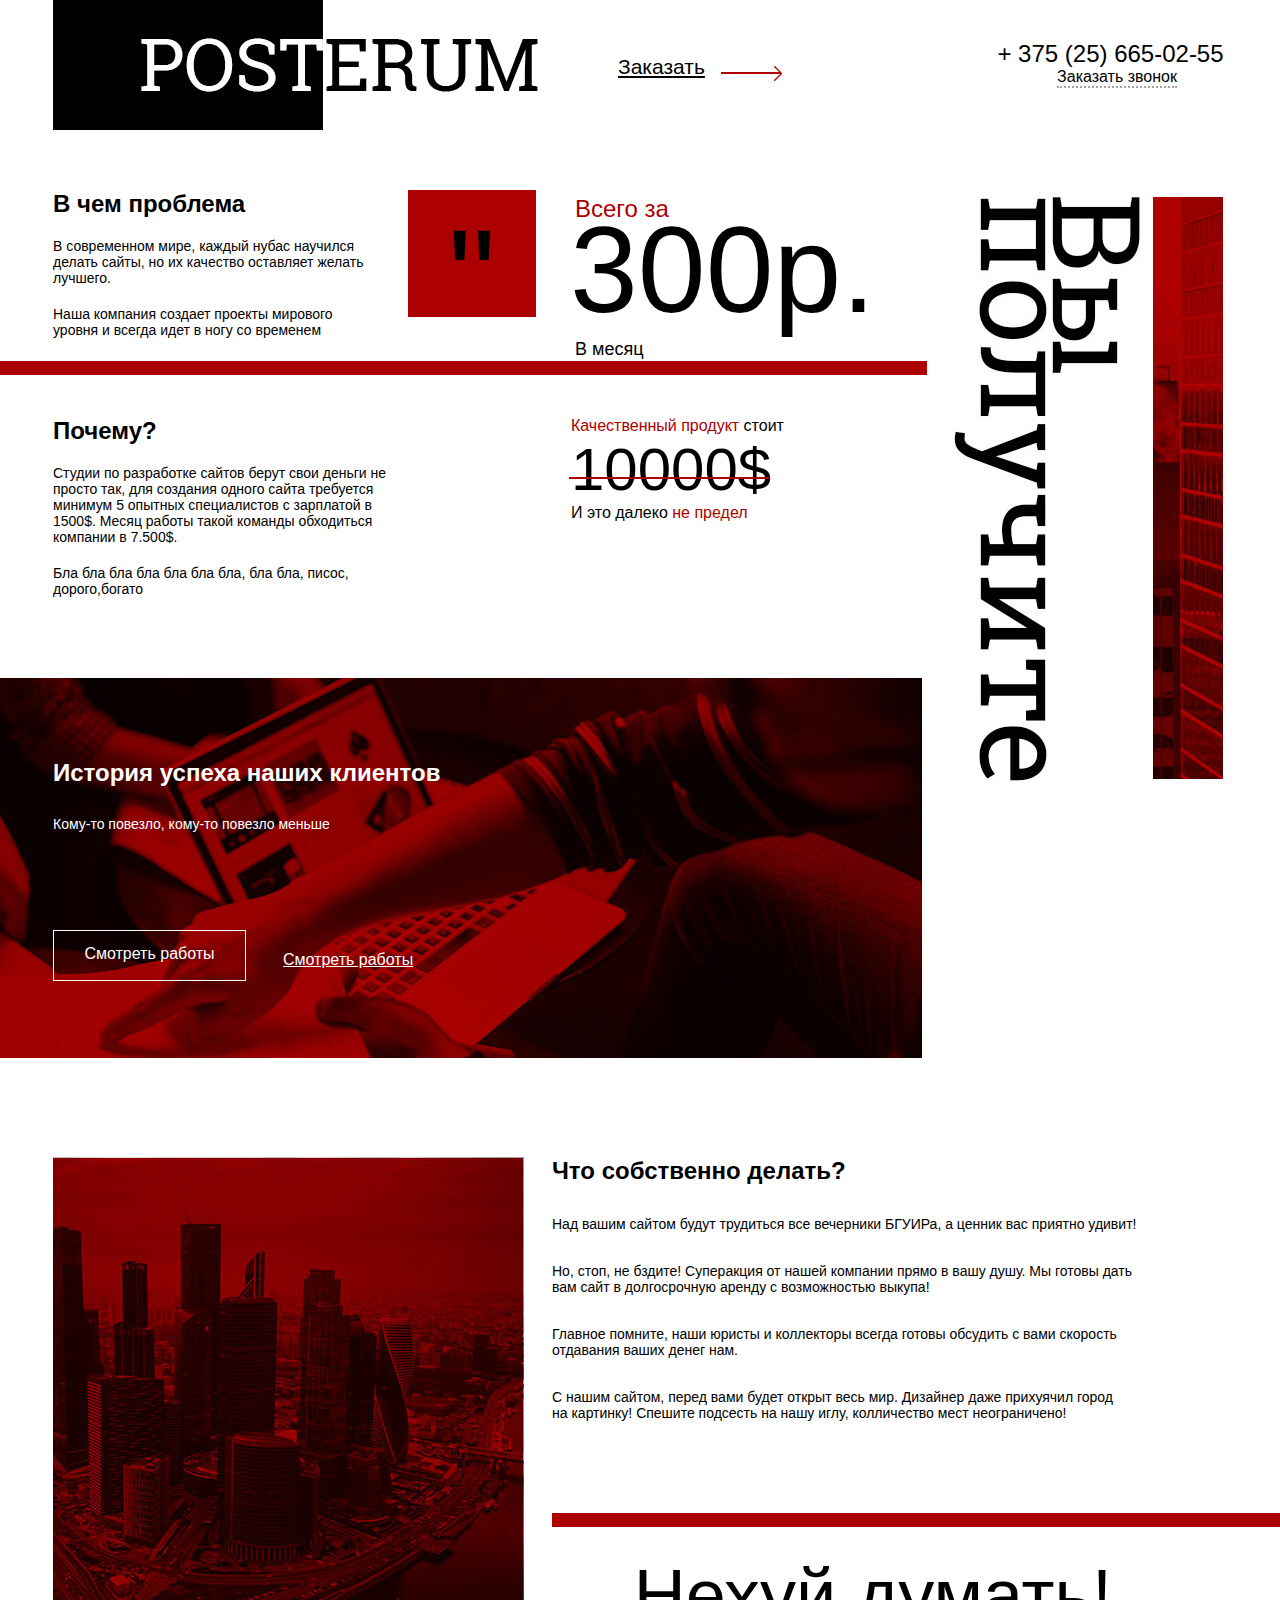
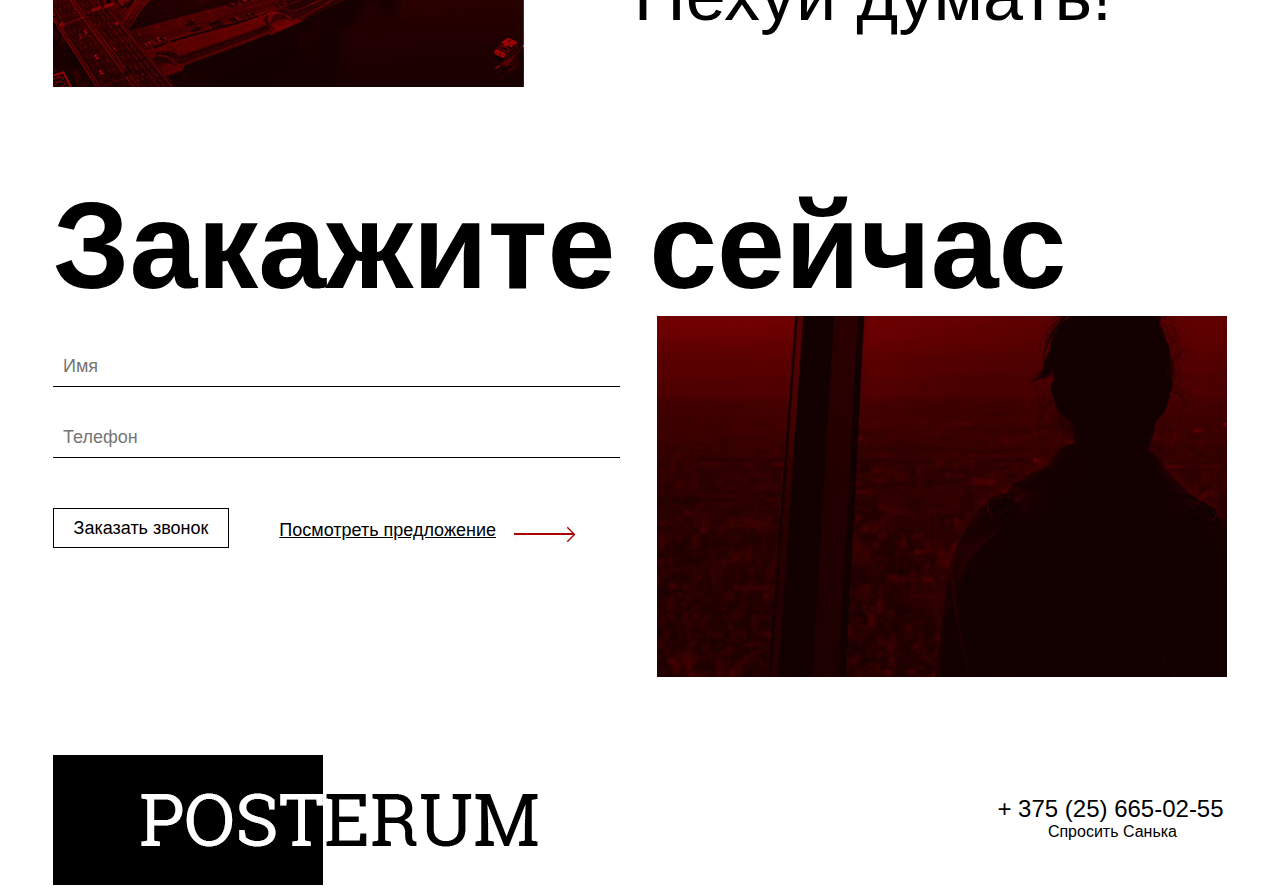
<file: index.html>
<!DOCTYPE html>
<html>
<head>
	<title>AJAX</title>
	<meta charset="utf-8"/>
	<meta name="viewport" content="width=device-width, initial-scale=1.0">
	<link rel="stylesheet" type="text/css" href="css/style.css">
	<link rel="stylesheet" type="text/css" href="css/media_style.css">
	<!-- <link rel="stylesheet" type="text/css" href="css/options.css"> -->
</head>
<body>
	<header>
		<div class = "container">
			<img class = "left" src = "img/logo.png"/>
			<span class = "left str_hed" href = "#">Заказать</span>
			<div class = "Order right">
				<p href = "#"><span>+ 375 (25) 665-02-55</span></p>
				<p href = "#"><a href = "#">Заказать звонок</a></p>
			</div>
		</div>
	</header>
	<div id = "subject_problem_decision">
		<div class = "container">
			<div class = "problem">
					<div class = "why_problem">
						<div class = "cont">
						<!-- text -->
							<div class = "left text">
								<h3>В чем проблема</h3>
								<p>В современном мире, каждый нубас научился<br>
								делать сайты, но их качество оставляет желать<br>
								лучшего.</p>

								<p>Наша компания создает проекты мирового<br>
								уровня и всегда идет в ногу со временем</p>
							</div>
							<div class = "left price">
								<span>300р.</span>
							</div>
						</div>
					</div>
					<div class = "why_i">	
						<div class = "cont">
							<div class = "left text">
								<h3>Почему?</h3>
								<p>Студии по разработке сайтов берут свои деньги
								не просто так, для создания одного сайта
								требуется минимум 5 опытных специалистов
								с зарплатой в 1500$. Месяц работы такой команды
								обходиться компании в 7.500$.</p>
								<p>Бла бла бла бла бла бла бла, бла бла, писос, дорого,богато</p>
							</div>
							<div class = "left price">
								<p><span class = "red_black">Качественный продукт</span> стоит</p>
								<p><span class = "many">10000$</span></p>
								<p>И это далеко <span class = "red_black">не предел</span> </p>
							</div>
						</div>
					</div>
					<div class = "mac">
						<div class = "cont">
							<div class = 'show_work'>
								<h4>История успеха наших клиентов</h4>
								<p>Кому-то повезло, кому-то повезло меньше</p>
								<a class = "button" href = "#">Смотреть работы</a>
								<a class = "link" href = "#">Смотреть работы</a>
							</div>
						</div>
					</div>
					<div class = "city">
						<div class = "cont">
							<img class = "left" src = "img/city.jpg">
							<div class = "right text">
								<h4>Что собственно делать?</h4>
								<p>Над вашим сайтом будут трудиться все вечерники  БГУИРа, а ценник вас приятно удивит!</p>

									<p>Но, стоп, не бздите! Суперакция от нашей  компании прямо в вашу душу. Мы готовы дать<br>
									вам сайт в долгосрочную аренду с возможностью выкупа!</p>

									<p>Главное помните, наши юристы и коллекторы всегда готовы обсудить с вами скорость<br>
									отдавания ваших денег нам.</p>

									<p>С нашим сайтом, перед вами будет открыт весь мир. Дизайнер даже прихуячил город<br>
									на картинку! Cпешите подсесть на нашу иглу, колличество мест неограничено!</p>

									<span>Нехуй думать!</span>
							</div>
						</div>
					</div>
					<div class = "message">
					<div class = "cont">
						<h2>Закажите сейчас</h2>
						<img class = "right" src = "img/people_first.jpg">
						<form class = "left">	
							<input placeholder="Имя" type = "text">
							<input placeholder="Телефон" type = "text">
							<button>Заказать звонок</button>
							<a href = "#">Посмотреть предложение</a>
						</form>
					</div>
					</div>
					<footer>
					<div class = "container">
							<div class = "cont">
								<img class = "left" src = "img/logo.png"/>
								<div class = "Order right">
									<p href = "#"><span>+ 375 (25) 665-02-55</span></p>
									<p href = "#"><a href = "#">Спросить Санька</a></p>
							</div>
						</div>
					</div>
				</footer>
				</div>
			</div>
		</div>
</body>
</html>
</file>
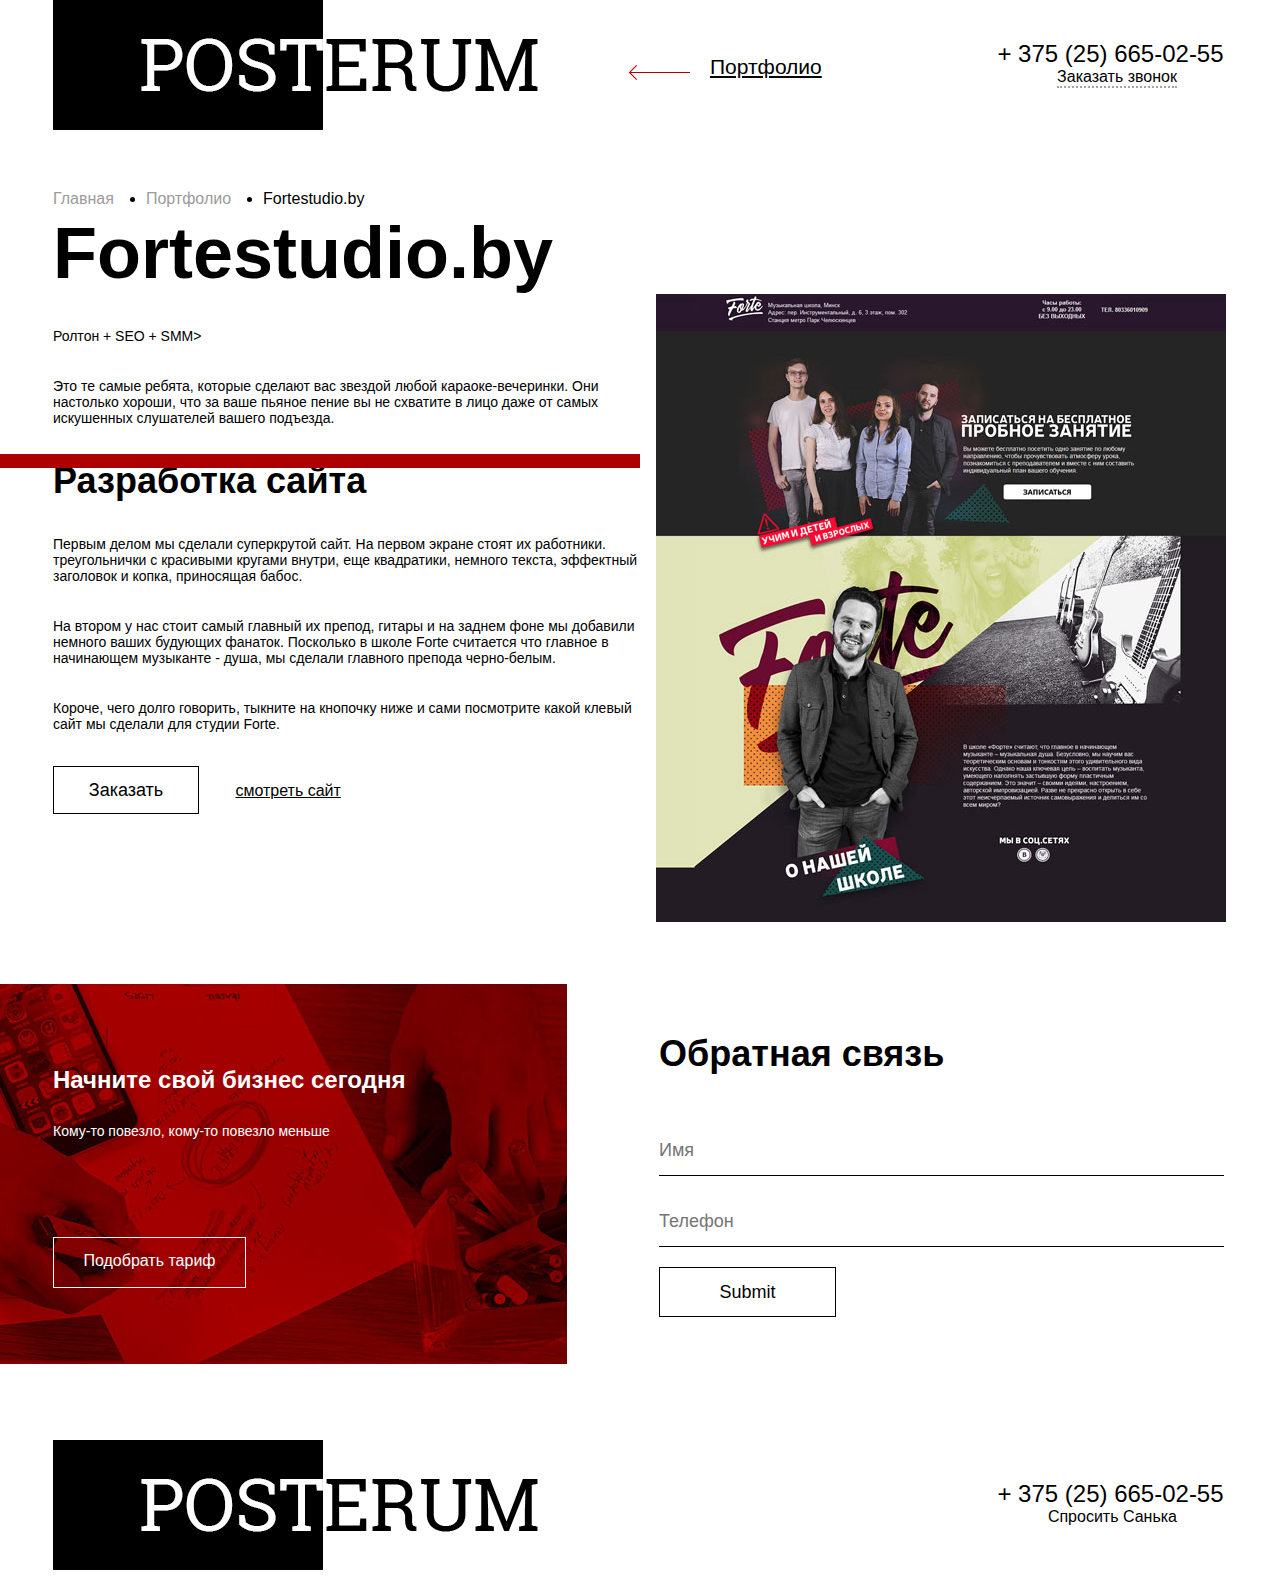
<file: create_site.html>
<!DOCTYPE html>
<html>
<head>
	<title>AJAX</title>
	<meta charset="utf-8"/>
	<meta name="viewport" content="width=device-width, initial-scale=1.0">
	<link rel="stylesheet" type="text/css" href="css/style.css">
	<link rel="stylesheet" type="text/css" href="css/create.css">
	<link rel="stylesheet" type="text/css" href="css/create_media.css">
	<!--<link rel="stylesheet" type="text/css" href="css/style_portfolio.css">-->
	<!-- <link rel="stylesheet" type="text/css" href="css/media_style.css"> -->
</head>
<body>
	<header>
		<div class = "container">
			<img class = "left" src = "img/logo.png"/>
			<span class = "left str_hed" href = "#">Портфолио</span>
			<div class = "Order right">
				<p href = "#"><span>+ 375 (25) 665-02-55</span></p>
				<p href = "#"><a href = "#">Заказать звонок</a></p>
			</div>
		</div>
	</header>
	<section>
		<div class = "container">
			<ul>
				<li><a href = "#">Главная</a></li>
				<li><a href = "#">Портфолио</a></li>
				<li> Fortestudio.by</li>
			</ul>
			<h2>Fortestudio.by</h2>
				<img class = "right" src = "img/people.jpg">
				<div class = "left info">
					<div class = "box_info_1">	
						<p>Ролтон + SEO + SMM></p>
						<p>Это те самые ребята, которые сделают вас звездой любой караоке-вечеринки.
						Они настолько хороши, что за ваше пьяное пение вы не схватите в лицо даже
						от самых искушенных слушателей вашего подъезда.</p>
					</div>
					<div class = 'box_info_2'>
						<h3>Разработка сайта</h3>
						<p>
							Первым делом мы сделали суперкрутой сайт. На первом экране стоят
						   их работники. треугольнички с красивыми кругами внутри, еще квадратики,
						   немного текста, эффектный заголовок и копка, приносящая бабос.
						</p>
						<p>
							На втором у нас стоит самый главный их препод, гитары и на заднем фоне
							мы добавили немного ваших будующих фанаток. Посколько в школе Forte
							считается что главное в начинающем музыканте - душа, мы сделали
							главного препода черно-белым.
						</p>
						<p>
							Короче, чего долго говорить, тыкните на кнопочку ниже и сами посмотрите
							какой клевый сайт мы сделали для студии Forte.
						</p>
						<div class = "intend">
							<button>Заказать</button>
							<a href = "#">смотреть сайт</a>
						</div>
					</div>
				</div>
				<div class = "mac clear">
					<div class = 'show_work left'>
						<h4>Начните свой бизнес сегодня</h4>
						<p>Кому-то повезло, кому-то повезло меньше</p>
						<a class = "button" href = "#">Подобрать тариф</a>
					</div>
					<form  class = "right">
					<h4>Обратная связь</h4>
						<input type = "text" placeholder="Имя">
						<input type = "text" placeholder="Телефон">
						<input type = "submit">
					</form>
				</div>
			</div>
	</section>
	<footer>
		<div class = "container">
			<div class = "cont">
				<img class = "left" src = "img/logo.png"/>
				<div class = "Order right">
					<p href = "#"><span>+ 375 (25) 665-02-55</span></p>
					<p href = "#"><a href = "#">Спросить Санька</a></p>
				</div>
			</div>
		</div>
	</footer>
</body>
</html>
</file>
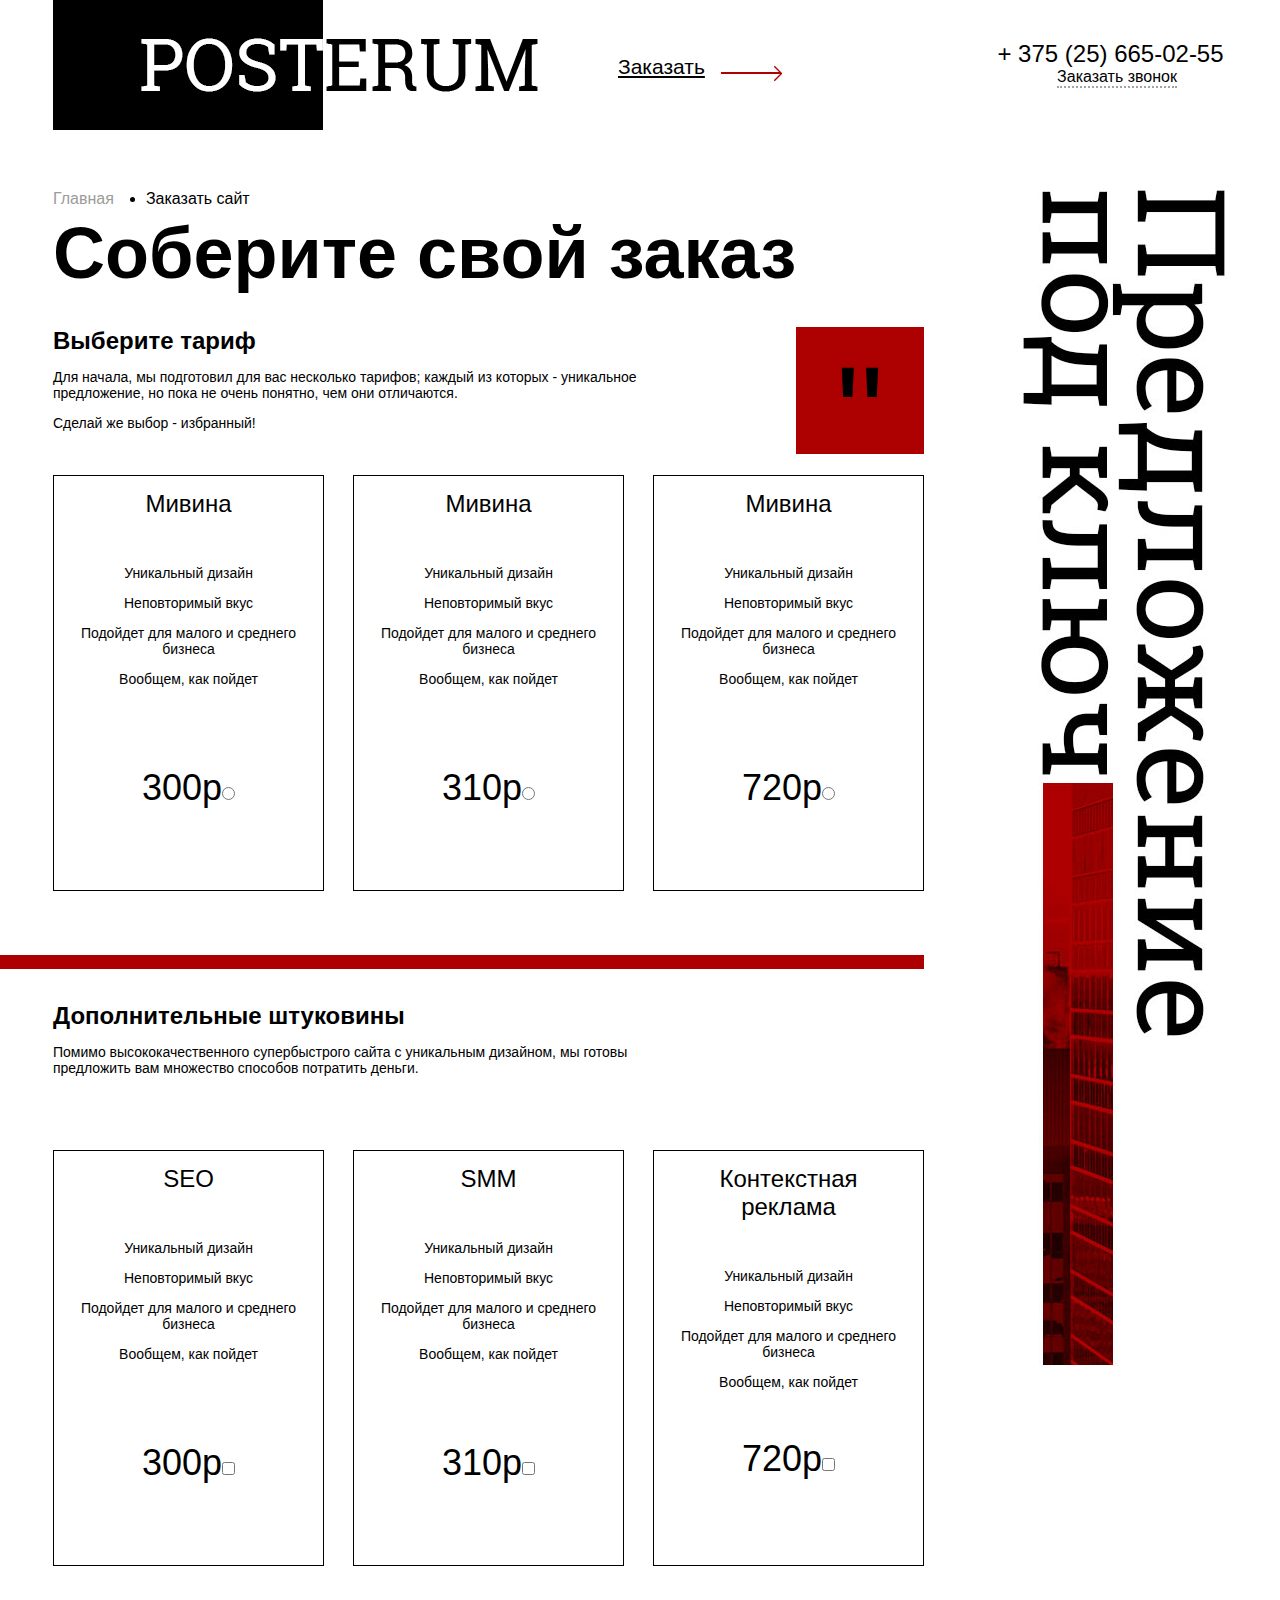
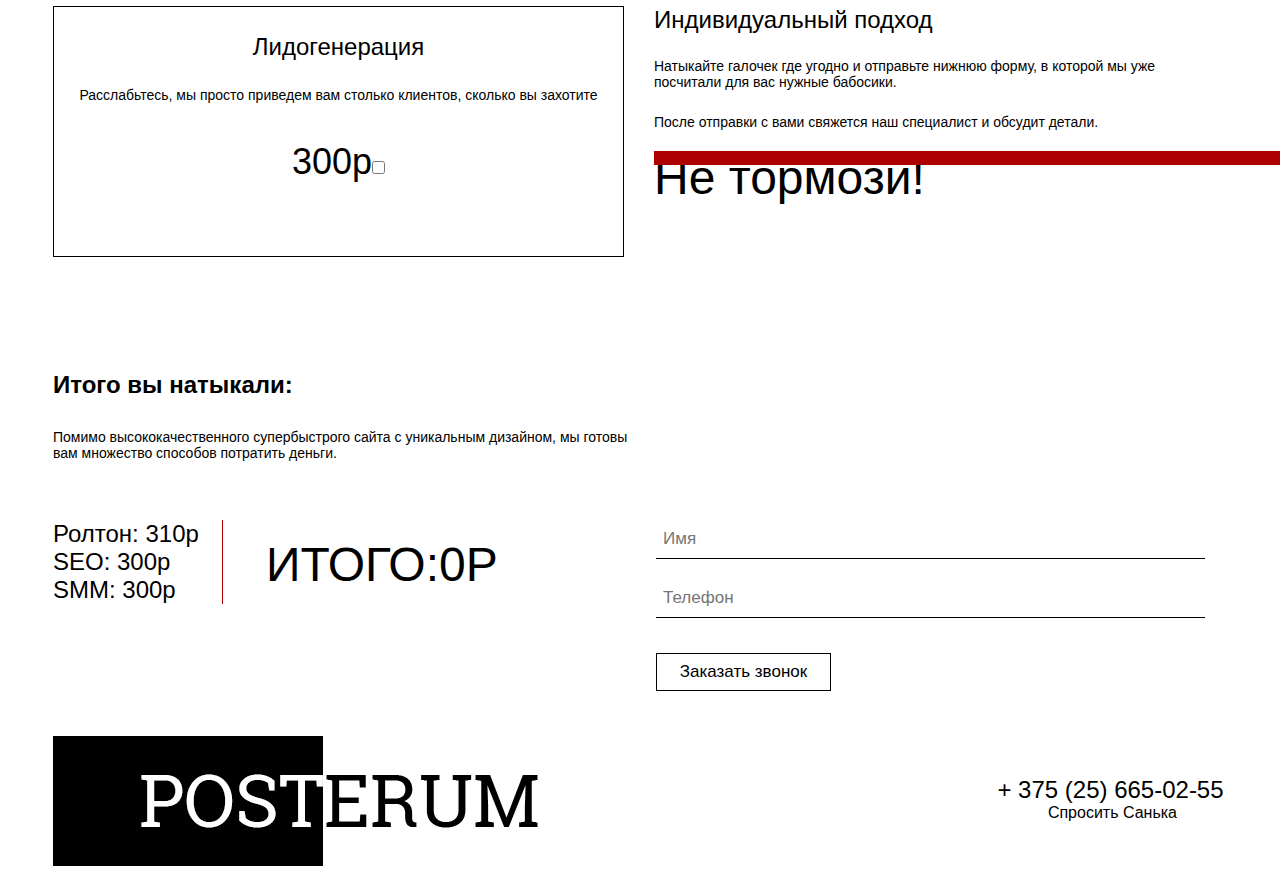
<file: plus.html>
<!DOCTYPE html>
<html>
<head>
	<title>AJAX-4</title>
	<meta charset="utf-8"/>
	<meta name="viewport" content="width=device-width, initial-scale=1.0">
	<link rel="stylesheet" type="text/css" href="css/plus.css">
	<link rel="stylesheet" type="text/css" href="css/plus_media.css">
	<!--<link rel="stylesheet" type="text/css" href="css/media_style.css">-->
</head>
<body>
	<header>
		<div class = "container">
			<img class = "left" src = "img/logo.png"/>
			<span class = "left str_hed" href = "#">Заказать</span>
			<div class = "Order right">
				<p href = "#"><span>+ 375 (25) 665-02-55</span></p>
				<p href = "#"><a href = "#">Заказать звонок</a></p>
			</div>
		</div>
	</header>
	<div id = "subject_problem_decision">
		<div class = "container">
			<div class = "problem">
				<ul>
					<li><a href = "#">Главная</a></li>
					<li>Заказать сайт</li>
				</ul>
				<h2>Соберите свой заказ</h2>
				<div class = "rate">
					<div class = "info">
						<h4>Выберите тариф</h4>
						<p class = "p_mar">Для начала, мы подготовил для вас несколько тарифов; каждый из которых - уникальное<br>
							предложение, но пока не очень понятно, чем они отличаются.</p>
						<p class = "p_mar">Сделай же выбор - избранный!</p>
					</div>
					<div class = "block_rate_non">

						<p><span>Мивина</span></p>
						<p>Уникальный дизайн</p>
						<p>Неповторимый вкус</p>
						<p>Подойдет для малого
						и среднего бизнеса</p>
						<p>Вообщем, как пойдет</p>
						<p><span class = "many">300р</span><input name = "package
" type = "radio" value="300"></p>
					</div>
					<div class = "block_rate">

						<p><span>Мивина</span></p>
						<p>Уникальный дизайн</p>
						<p>Неповторимый вкус</p>
						<p>Подойдет для малого
						и среднего бизнеса</p>
						<p>Вообщем, как пойдет</p>
						<p><span class = "many">310р</span><input name = "package
" type = "radio" value="310"></p>
					</div>
					<div class = "block_rate mar_cl">

						<p><span>Мивина</span></p>
						<p>Уникальный дизайн</p>
						<p>Неповторимый вкус</p>
						<p>Подойдет для малого
						и среднего бизнеса</p>
						<p>Вообщем, как пойдет</p>
						<p><span class = "many">720р</span><input name = "package
" type = "radio" value="720"></p>
					</div>
				</div>
				<div class = "rate_2">
					<div class = "info">
						<h4>Дополнительные штуковины</h4>
						<p>Помимо высококачественного супербыстрого сайта с уникальным дизайном, мы готовы<br>
						предложить вам множество способов потратить деньги.</p>
					</div>
					<div class = "block_rate_non">

						<p><span>SEO</span></p>
						<p>Уникальный дизайн</p>
						<p>Неповторимый вкус</p>
						<p>Подойдет для малого
						и среднего бизнеса</p>
						<p>Вообщем, как пойдет</p>
						<p><span class = "many">300р</span><input name = "SEO" type = "checkbox" value="300"></p>
					</div>
					<div class = "block_rate">

						<p><span>SMM</span></p>
						<p>Уникальный дизайн</p>
						<p>Неповторимый вкус</p>
						<p>Подойдет для малого
						и среднего бизнеса</p>
						<p>Вообщем, как пойдет</p>
						<p><span class = "many">310р</span><input name = "SMM" type = "checkbox" value = "310"></p>
					</div>
					<div class = "block_rate mar_cl">

						<p><span>Контекстная<br>реклама</span></p>
						<p>Уникальный дизайн</p>
						<p>Неповторимый вкус</p>
						<p>Подойдет для малого
						и среднего бизнеса</p>
						<p>Вообщем, как пойдет</p>
						<p><span class = "many_2">720р</span><input name = "kr" type = "checkbox" value="720"></p>
					</div>
				</div>
			</div>
		</div>
	</div>
	<aside>
		<div class = "container">
			<div class = "rate_3">
				<p><span>Лидогенерация</span></p>
				<p>Расслабьтесь, мы просто приведем вам столько клиентов, сколько
				вы захотите</p>
				<p><span class = "many">300р</span><input name = "ld" type = "checkbox" value="300"></p>
			</div>
			<div class = "rate_4">
				<h4>Индивидуальный подход</h4>
				<p>Натыкайте галочек где угодно и отправьте нижнюю форму,
					в которой мы уже посчитали для вас нужные бабосики.
				</p>
				<p>После отправки с вами свяжется наш специалист и обсудит
				детали.</p>
				<span>Не тормози!</span>
			</div>
		</div>
	</aside>
	<aside class = "message">
		<div class = "container">
			<div class = "rate_5">
				<h4>Итого вы натыкали:</h4>
				<p>Помимо высококачественного супербыстрого сайта с уникальным дизайном, мы готовы<br>
				 вам множество способов потратить деньги. </p>
				 <div class = "issue">
				 	<ul class = "left">
				 		<li>Ролтон: 310р</li>
				 		<li>SEO: 300р</li>
				 		<li>SMM: 300р</li>
				 	</ul>
				 	<span  id = "finish" class = "left">
				 		ИТОГО:0Р
				 	</span>
				 	<form action = "#" method="POST">
				 		<input placeholder="Имя" type = "text">
				 		<input placeholder="Телефон" type = "text">
				 		<button>Заказать звонок</button>
				 	</form>
				 </div>
			</div>
		</div>
	</aside>
	<footer>
		<div class = "container">
			<div class = "cont">
				<img class = "left" src = "img/logo.png"/>
				<div class = "Order right">
					<p href = "#"><span>+ 375 (25) 665-02-55</span></p>
					<p href = "#"><a href = "#">Спросить Санька</a></p>
				</div>
			</div>
		</div>
	</footer>
	<script type="text/javascript">
		var radio = document.querySelectorAll(".rate input[type = 'radio']")
		  , radio_2 = document.querySelectorAll(".rate_2 input[type = 'checkbox']")
		  , radio_3 = document.querySelector(".rate_3 input[type = 'checkbox']")
		  , fs = 0
		  , fs_2 = 0
		  , fs_f = 0
		  , finish = document.getElementById("finish");



			for(var i = 0 ; i < radio.length ; i++)
			{
				radio[i].onclick = function ()
				{
					fs =  Number(this.value);
					fs_f =fs + fs_2;
					finish.innerHTML = "ИТОГО:" + fs_f + "Р";
				}
			}

			
			for(var n = 0 ; n < radio.length ; n++)
					{
						radio_2[n].onclick = function ()
						{
							if(this.checked)
							{
							fs_2 = fs_2 + Number(this.value);
							fs_f =fs + fs_2;
							finish.innerHTML = "ИТОГО:" + fs_f + "Р";
							}
							else if(!this.checked)
							{
								fs_2 = fs_2 - Number(this.value);
								fs_f =fs + fs_2;
								finish.innerHTML = "ИТОГО:" + fs_f + "Р";
							}
						}
					}
			
				radio_3.onclick = function()
				{
					if(this.checked)
							{
							fs_2 = fs_2 + Number(this.value);
							fs_f =fs + fs_2;
							finish.innerHTML = "ИТОГО:" + fs_f + "Р";
							}
							else if(!this.checked)
							{
								fs_2 = fs_2 - Number(this.value);
								fs_f =fs + fs_2;
								finish.innerHTML = "ИТОГО:" + fs_f + "Р";
							}
				}




	</script>
</body>
</html>
</file>
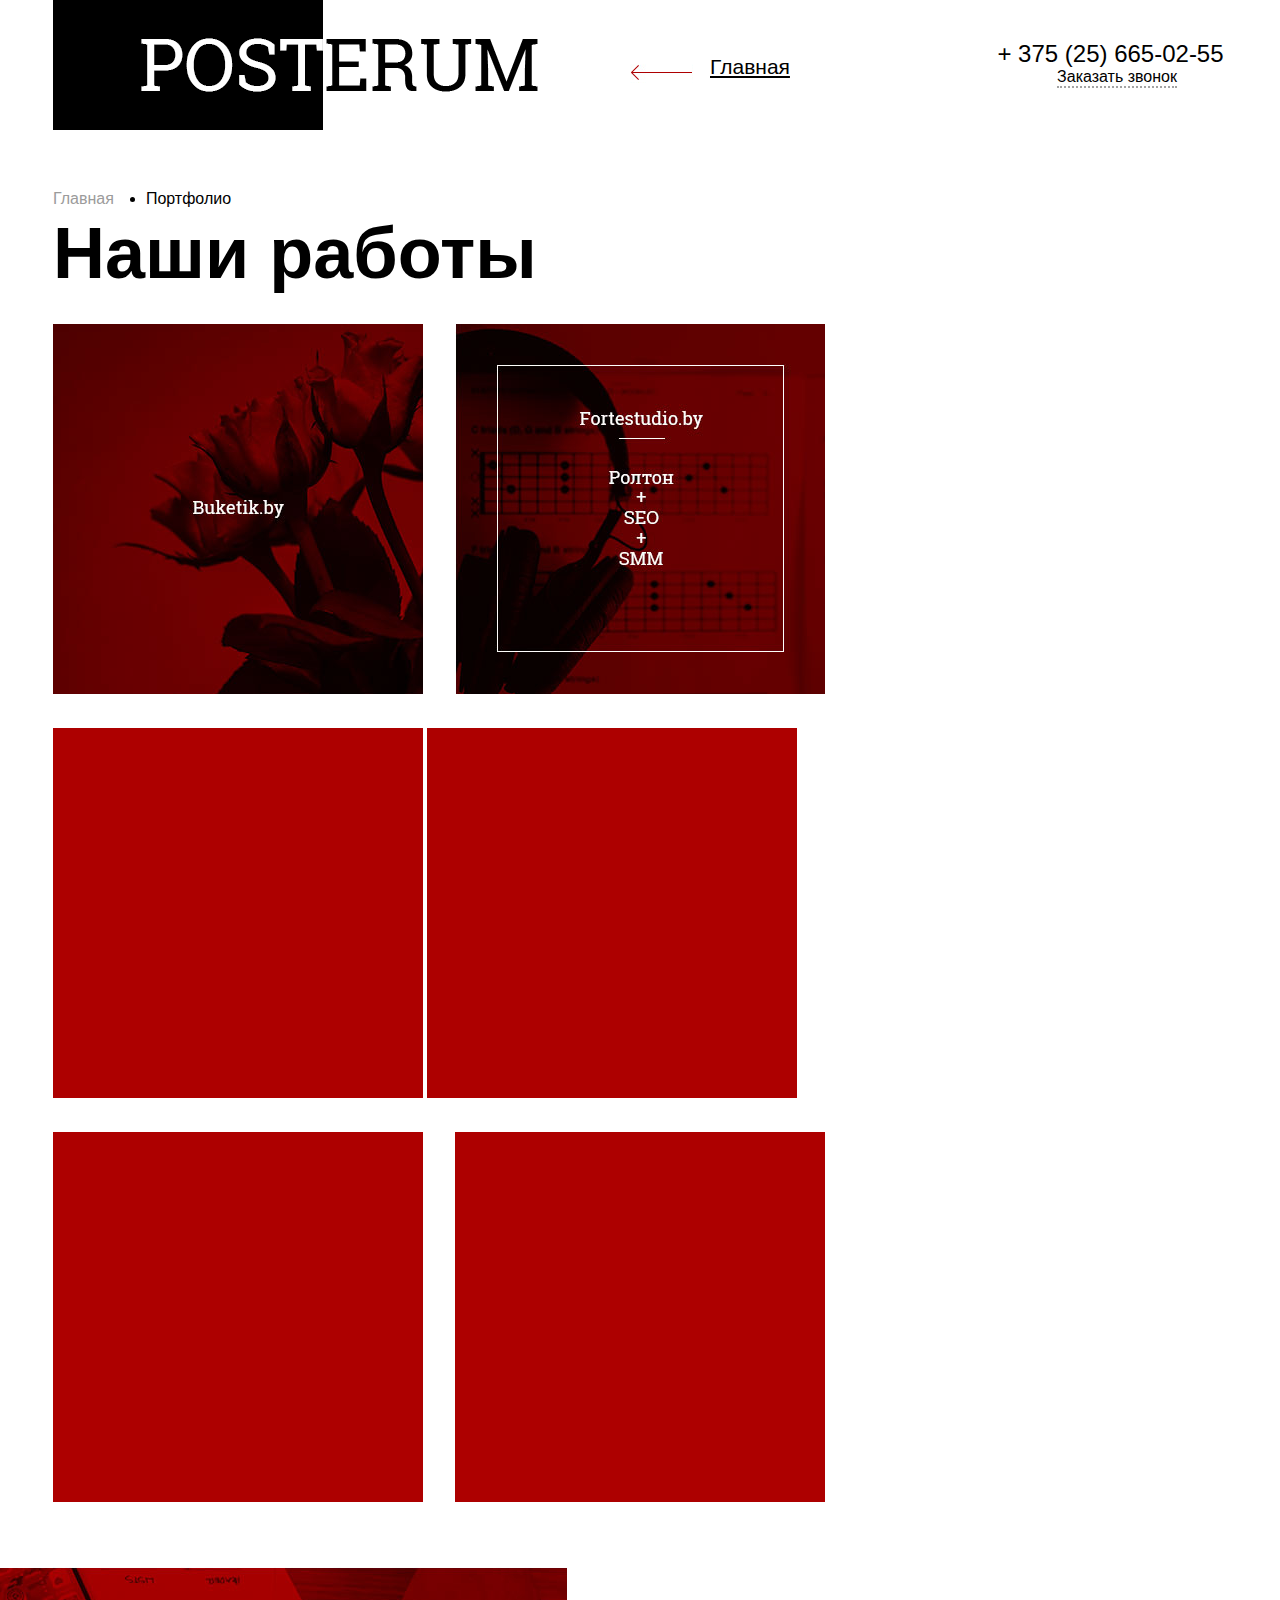
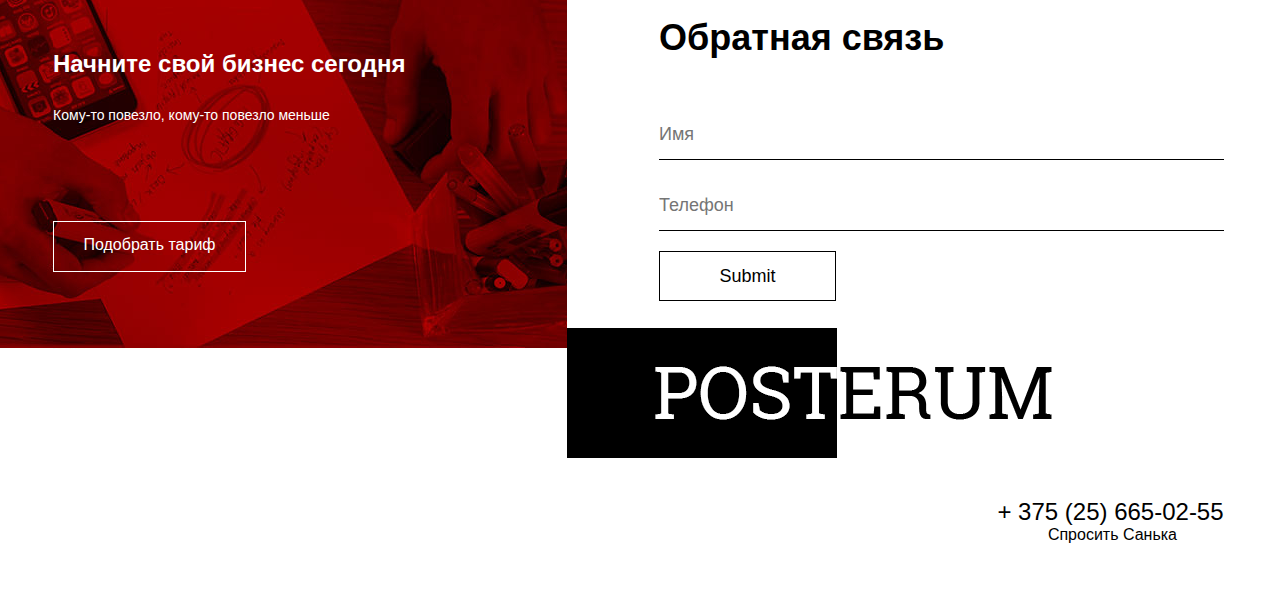
<file: portfolio.html>
<!DOCTYPE html>
<html>
<head>
	<title>AJAX</title>
	<meta charset="utf-8"/>
	<meta name="viewport" content="width=device-width, initial-scale=1.0">
	<link rel="stylesheet" type="text/css" href="css/style.css">
	<link rel="stylesheet" type="text/css" href="css/style_portfolio.css">
	<link rel="stylesheet" type="text/css" href="css/portfolio_media.css">
	<!-- <link rel="stylesheet" type="text/css" href="css/media_style.css"> -->
</head>
<body>
	<header>
		<div class = "container">
			<img class = "left" src = "img/logo.png"/>
			<span class = "left str_hed" href = "#">Главная</span>
			<div class = "Order right">
				<p href = "#"><span>+ 375 (25) 665-02-55</span></p>
				<p href = "#"><a href = "#">Заказать звонок</a></p>
			</div>
		</div>
	</header>
	<section>
		<div class = "container">
			<ul>
				<li><a href = "#">Главная</a></li>
				<li>Портфолио</li>
			</ul>
			<h2>Наши работы</h2>
			<div class = "bg_photo photo"></div>
			<div class = "bg_photo_2 photo"></div>
			<div class = "margin_r photo"></div>
			<div class = "photo"></div>
			<div class = "photo"></div>
			<div class = "margin_r photo"></div>
			<div class = "mac clear">
					<div class = 'show_work left'>
						<h4>Начните свой бизнес сегодня</h4>
						<p>Кому-то повезло, кому-то повезло меньше</p>
						<a class = "button" href = "#">Подобрать тариф</a>
					</div>
					<form  class = "right">
					<h4>Обратная связь</h4>
						<input type = "text" placeholder="Имя">
						<input type = "text" placeholder="Телефон">
						<input type = "submit">
					</form>
			</div>
		</div>
	</section>
	<footer>
		<div class = "container">
			<div class = "cont">
				<img class = "left" src = "img/logo.png"/>
				<div class = "Order right">
					<p href = "#"><span>+ 375 (25) 665-02-55</span></p>
					<p href = "#"><a href = "#">Спросить Санька</a></p>
				</div>
			</div>
		</div>
	</footer>
</body>
</html>
</file>
<file: css/style.css>
@import url(http://allfont.ru/allfont.css?fonts=roboto-slab-regular);

*
{
	margin: 0;
	padding:0;
	font-family: 'Roboto Slab Regular', arial;
}
/*--------------------------------options file---------------------------------------*/
html { overflow-x: hidden; };   

body
{
	background-color: #fff;
}

.left
{
	float: left;
}

.right
{
	float: right;
}

.center
{
	text-align: center;
}

.container
{
	margin: 0 auto;
	width: 1174px;
}

.clear
{
	clear: both;
}

.red_black
{
	color: #ad0000
}

/*------------------------------------header---------------------------------------*/

header 
{
	height: 190px;
	/* background-color: orange */
}

header span 
{
	display: inline-block;
	margin-left:80px;
	margin-top:55px;
	font-size: 21px;
}

/* i'm delete element in media -> .str_hed */

header .str_hed
{
	text-decoration: underline;
	position: relative;
}

header .str_hed:after
{
	content: "";
	width:63px;
	height:19px;
	display: inline-block;
	position: absolute;
	background-image:url(../img/line_right.jpg);
	top:9px;
	right:-78px

}


header .Order p
{
	text-align: center;
}

header .Order
{
	width: 233px;
	height: 140px;
	/* background-color: red; */

	position: relative;
}

header .Order span
{
	margin-left:0px;
	margin-top:40px;
	font-size: 24px;
	display: inline-block;
}

header .Order a
{
	position: absolute;
	right: 50px;
	color: black;
	text-decoration: none;
	border-bottom: 2px dotted #a3a3a3
}

/*--------------------------subject_problem_decision------------------------------*/

/*--------------------------------Block-1-----------------------------------------*/

#subject_problem_decision
{
	height: 2303px;
   	/* background-color:#243CED; */ 
}
/* ----------------------------- Fon && Фон ----------------------------------- */
#subject_problem_decision .problem
{
	/* background-color: red; */
	width: 100%;
	height: 1059px;
	background-image:url(../img/bonus.jpg);
	background-repeat:no-repeat;
	background-position: top right;
}

#subject_problem_decision .problem .why_problem
{
	height: 170px;
   /* background-color: #ccc; */
    position: relative;
}

/*-----------------------blocks------------------------*/

/*background*/

#subject_problem_decision .problem .why_problem .text
{
	/* background-color: purple; */
}

#subject_problem_decision .problem .why_problem .price
{
  /*  background-color: green; */
	margin-left: 128px;
}

/*Dimensions*/

#subject_problem_decision .problem .why_problem .text ,
#subject_problem_decision .problem .why_problem .price
{
	height: 170px;
	width: 355px;
	position: relative;
}

/* update .text */
#subject_problem_decision .problem .why_problem .text:after
{
	content: '"';
	position: absolute;
	top:0px;
	right: -128px;
	font-size: 135px;
	background-color: #ad0000; 
	display: inline-block;
	height: 117px;
	width: 128px;
	padding-top:10px;
	text-align: center;
	vertical-align: middle;
}

#subject_problem_decision .problem .why_problem .price:after
{
	position: absolute;
	bottom: 0px;
	left: 39px;
	content: "В месяц";
	font-size: 18px
}

#subject_problem_decision .problem .why_problem .price:before
{
	position: absolute;
	top: 5px;
	left: 39px;
	content: "Всего за";
	font-size: 24px;
	color:#ad0000;
}

/* update block */

#subject_problem_decision .problem .why_problem:before
{
	content: "";
	position: absolute;
	bottom: -15px;
	height: 14px;
	width: 1246px;
	background-color:#ad0000;
	right: 300px
}

/*++++++++++++++++++++size text+++++++++++++++++++++++++*/
#subject_problem_decision .problem .why_problem .text h3
{
	font-size: 24px
}

#subject_problem_decision .problem .why_problem .text p
{
	font-size: 14px;
	padding-top:20px;
}

#subject_problem_decision .problem .why_problem .price span
{
	font-size: 122px;
	margin-left: 34px;
	display:inline-block;
	padding-top:10px;
}

/*--------------------------------why_i------------------------------------------*/

/*--------------------------------Block-2-----------------------------------------*/

/* size big block */

#subject_problem_decision .problem .why_i
{
	height: 301px;
	/* background-color: gold; */
	margin-top:15px;
}

#subject_problem_decision .problem .why_i .price , 
#subject_problem_decision .problem .why_i .text
{
	height: 220px;
	width: 355px;
	position: relative;
}

/* background */

#subject_problem_decision .problem .why_i .text
{
	/* background-color: blue; */
	padding-top:42px;
}

#subject_problem_decision .problem .why_i .price
{
	/* background-color: #555; */
	padding-top:42px;
	margin-left: 128px
}

/* text */
#subject_problem_decision .problem .why_i .text h3
{
	font-size: 24px;
}

#subject_problem_decision .problem .why_i .text p
{
	font-size: 14px;
	padding-top:20px;
}

#subject_problem_decision .problem .why_i .price p
{
	padding-top:0px;
	margin-left: 35px
}

/* price */

#subject_problem_decision .problem .why_i .price
{
	text-align: left;
}


/* upadte 1000$ */
#subject_problem_decision .problem .why_i .price .many
{
	font-size: 60px;
	position: relative;
}

#subject_problem_decision .problem .why_i .price .many:after
{
	content: "";
	width:200px;
	height: 42px;
	display: inline-block;
	position: absolute;
	left: -2px;
	border-bottom: 2px solid #ad0000
}

/*---------------------------------.mac-------------------------------------------*/

/*--------------------------------Block-3-----------------------------------------*/

#subject_problem_decision .problem .mac
{
	height: 382px;
	/* background-color: black */
}


#subject_problem_decision .problem .mac .show_work
{
	width: 872px;
	height: 382px;
	background-image:url(../img/mac.jpg);
	position: relative;
	color:white;
}

#subject_problem_decision .problem .mac .show_work:before
{
	content:"";
	width:374px;
	height: 380px;
	background-image:url(../img/mac2.jpg);
	display: inline-block;
	left:-374px;
	top:2px;
	position: absolute;
}

#subject_problem_decision .problem .mac .show_work h4 ,
#subject_problem_decision .problem .mac .show_work p ,
#subject_problem_decision .problem .mac .show_work button ,
{
	margin-left: 3px
}

#subject_problem_decision .problem .mac .show_work h4 
{
	padding-top: 83px;
	font-size: 24px
}

#subject_problem_decision .problem .mac .show_work p
{
	padding-top: 29px;
	font-size: 14px
}

#subject_problem_decision .problem .mac .show_work .button
{
	height: 49px;
	width:191px;
	display: inline-block;
	 line-height: 45px;
	 border: 1px solid white;
	 text-align: center;
	 text-decoration: none;
	 color:white;
	 margin-top:98px;
}


#subject_problem_decision .problem .mac .show_work .link
{
	position: absolute;
	color:red;
	left: 230px;
	top:275px;
	color: white
}

/*---------------------------------.city-------------------------------------------*/

/*--------------------------------Block-3-----------------------------------------*/

#subject_problem_decision .problem .city
{
	height: 619px;
	/* background-color: red; */
	padding-top:99px;
	position: relative;
}

#subject_problem_decision .problem .city .text
{
	width: 675px;
	height: 530px;
	/* background-color: orange ; */
}

#subject_problem_decision .problem .city .text:after
{
	content: "";
	position: absolute;
	display: inline-block;
	bottom: 249px;
	height: 14px;
	width: 1246px;
	background-color:#ad0000;
}

#subject_problem_decision .problem .city .text h4
{
	font-size: 24px;
}


#subject_problem_decision .problem .city .text p
{
	padding-top: 31px;
	font-size: 14px
}

#subject_problem_decision .problem .city .text span
{
	position: absolute;
	bottom: 140px;
	font-size: 72px;
	right: 115px
}

/*---------------------------------.message-------------------------------------------*/

/*--------------------------------Block-3-----------------------------------------*/

#subject_problem_decision .problem .message
{
	height: 579px;
	/* background-color: red */
}

#subject_problem_decision .problem .message h2
{
	font-size: 122px
}

#subject_problem_decision .problem .message form
{
	width: 578px;
	height: 247px;
	 position: relative;
}


#subject_problem_decision .problem .message input
{
	width: 557px;
	border: 0px;
	border-bottom: 1px solid black;
	height: 40px;
	font-size: 18px;
	padding-left: 10px;
	margin-top: 30px
}

#subject_problem_decision .problem .message button
{
	width: 176px;
	border: 1px solid black;
	height: 40px;
	font-size: 18px;
	margin-top: 50px;
	background-color: white
}


#subject_problem_decision .problem .message a
{
	position: absolute;
	bottom:22.4px;
	right: 135px;
	text-decoration: underline;
	color:black;
	font-size: 18px
}

#subject_problem_decision .problem .message a:after
{
	content: "";
	position: absolute;
	right: -80px;
	top:5px;
	width: 63px;
	height: 19px;
	background-image:url('../img/line_right.jpg');
}



/*---------------------------------------------footer-----------------------------------------------*/

footer 
{
	height: 130px;
	/* background-color: orange */
}

footer span 
{
	display: inline-block;
	margin-left:80px;
	margin-top:55px;
	font-size: 21px;
}

footer .Order p
{
	text-align: center;
}

footer .Order
{
	width: 233px;
	height: 140px;
	/* background-color: red; */

	position: relative;
}

footer .Order span
{
	margin-left:0px;
	margin-top:40px;
	font-size: 24px;
	display: inline-block;
}

footer .Order a
{
	position: absolute;
	right: 50px;
	color: black;
	text-decoration: none;
}

/* animation */

/*

@media screen and (min-width: 1175px)
{

header span{
		    display: inline-block;
		    margin-left: 80px;
		    margin-top: 55px;
		    font-size: 21px;
		    animation-name: colores;
		    animation-duration: 2s;
		    animation-iteration-count: infinite;
		    transition:all 3s;
		}

		@keyframes colores{
		    from {
		        color:black;
		    }
		    to
		    {
		        color:Red;
		    }
		}
}

*/

/* button animation */

input
{
	outline: none
}

input:hover
{
	border-bottom: 1px solid red!important ;
	transition: all 1s;
}

#subject_problem_decision .problem .mac .show_work .button:hover {
    height: 49px;
    width: 191px;
    display: inline-block;
    line-height: 45px;
    border: 1px solid black;
    text-align: center;
    text-decoration: none;
    color: black;
    margin-top: 98px;
    background-color: white;
    transition: all .5s;
    cursor: pointer;
}

#subject_problem_decision .problem .message button:hover {
    width: 176px;
    border: 1px solid #AD0000;
    height: 40px;
    font-size: 18px;
    /*margin-top: 50px;*/
    background-color: #AD0000;
    color:white;
    transition: all .5s;
    cursor: pointer;
}
</file>
<file: css/media_style.css>
/*---------------------------------------------fon-------------------------------------------------*/

@media screen and (min-width: 980px) and (max-width: 1174px)
{
	#subject_problem_decision .problem
	{
		/* background-color: red; */
		width: 100%;
		height: 1059px;
		background-image:none;	
		background-repeat:no-repeat;
		background-position: top right;
	}

}

@media screen and (min-width: 820px) and (max-width: 980px)
{
	#subject_problem_decision .problem
	{
		/* background-color: red; */
		width: 100%;
		height: 1059px;
		background-image:none;	
		background-repeat:no-repeat;
		background-position: top right;
	}
}

@media screen and (min-width: 620px) and (max-width: 820px)
{
	#subject_problem_decision .problem
	{
		/* background-color: red; */
		width: 100%;
		height: 1059px;
		background-image:none;	
		background-repeat:no-repeat;
		background-position: top right;
	}
}

@media screen and (min-width: 410px) and (max-width: 620px)
{
	#subject_problem_decision .problem
	{
		/* background-color: red; */
		width: 100%;
		height: 1059px;
		background-image:none;	
		background-repeat:no-repeat;
		background-position: top right;
	}
}

@media screen and (min-width: 300px) and (max-width: 410px)
{
	#subject_problem_decision .problem
	{
		/* background-color: red; */
		width: 100%;
		height: 1059px;
		background-image:none;	
		background-repeat:no-repeat;
		background-position: top right;
	}
}

/*---------------------------------------------header----------------------------------------------*/

@media screen and (min-width: 980px) and (max-width: 1174px)
{
	header
	{
		/* background-color: red */
	}

	header .container
	{
		width: 980px
	}

	header .str_hed
	{
		display: none
	}

	header img
	{
		margin-left: 74px
	}

	header .Order
	{
		right: 32px
	}
}

@media screen and (min-width: 820px) and (max-width: 980px)
{
	header
	{
		/* background-color: red; */
	}

	header .container
	{
		width: 820px
	}

	header .str_hed
	{
		display: none
	}

}

@media screen and (min-width: 620px) and (max-width: 820px)
{
	header
	{
		/* background-color: red; */
		 height: 260px;
		 position: relative;
	}

	header .container
	{
		width: 620px
	}

	header .str_hed
	{
		display: none
	}

	header img
	{
		position: relative;
		left: 74px
	}

	header .Order
	{
		margin: 0 auto;
		float: none
	}
}

@media screen and (min-width: 410px) and (max-width: 620px)
{
	header
	{
		/* background-color: red; */
		 height: 260px;
		 position: relative;
	}

	header .container
	{
		width: 410px
	}

	header .str_hed
	{
		display: none
	}

	header img
	{
		position: relative;
		left: 0px;
		top: 34px;
		width: 100%
	}

	header .Order
	{
		margin: 0 auto;
		float: none
	}
}

@media screen and (min-width: 300px) and (max-width: 410px)
{
	header
	{
		/* background-color: red; */
		 height: 260px;
		 position: relative;
	}

	header .container
	{
		width: 300px
	}

	header .str_hed
	{
		display: none
	}

	header img
	{
		position: relative;
		left: 0px;
		top: 34px;
		width: 100%
	}

	header .Order
	{
		margin: 0 auto;
		float: none
	}
}

/*++++++++++++++++++++++++++++++++++++++++++++++footer++++++++++++++++++++++++++++++++++++++++++++++++++*/


@media screen and (min-width: 980px) and (max-width: 1174px)
{
	footer
	{
		/* background-color: red */
	}

	footer .container
	{
		width: 980px
	}

	footer .str_hed
	{
		display: none
	}

	footer img
	{
		margin-left: 74px
	}

	footer .Order
	{
		right: 32px
	}
}

@media screen and (min-width: 820px) and (max-width: 980px)
{
	footer
	{
		/* background-color: red; */
	}

	footer .container
	{
		width: 820px
	}

	footer .str_hed
	{
		display: none
	}

}

@media screen and (min-width: 620px) and (max-width: 820px)
{
	footer
	{
		/* background-color: red; */
		 height: 260px;
		 position: relative;
	}

	footer .container
	{
		width: 620px
	}

	footer .str_hed
	{
		display: none
	}

	footer img
	{
		position: relative;
		left: 74px
	}

	footer .Order
	{
		margin: 0 auto;
		float: none
	}
}

@media screen and (min-width: 410px) and (max-width: 620px)
{
	footer
	{
		/* background-color: red; */
		 height: 260px;
		 position: relative;
	}

	footer .container
	{
		width: 410px
	}

	footer .str_hed
	{
		display: none
	}

	footer img
	{
		position: relative;
		left: 0px;
		top: 34px;
		width: 100%
	}

	footer .Order
	{
		margin: 0 auto;
		float: none
	}
}

@media screen and (min-width: 300px) and (max-width: 410px)
{
	footer
	{
		/* background-color: red; */
		 height: 260px;
		 position: relative;
	}

	footer .container
	{
		width: 300px
	}

	footer .str_hed
	{
		display: none
	}

	footer img
	{
		position: relative;
		left: 0px;
		top: 34px;
		width: 100%
	}

	footer .Order
	{
		margin: 0 auto;
		float: none
	}
}



/*-----------------------------------------------BLOCKS----------------------------------------------*/
/*===========================size screen -> (min-width: 980px) and (max-width: 1174px)===============*/

@media screen and (min-width: 980px) and (max-width: 1174px)
{
	/*+++++++++++++++++++++++++++++++++++++++++++++block 1+++++++++++++++++++++++++++++++++++++++++++++++*/

	#subject_problem_decision .container
	{
		width: 980px;
		margin: 0 auto
	}

	#subject_problem_decision .problem .why_problem .cont
	{
		height: 170px;
		/* background-color: blue; */
		width: 839px;
		margin: 0 auto
	}

	#subject_problem_decision .problem .why_problem:before {
    content: "";
    position: absolute;
    bottom: -15px;
    height: 14px;
    width: 1246px;
    background-color: #ad0000;
    right:94px;
	}


	/*+++++++++++++++++++++++++++++++++++++++++block 2+++++++++++++++++++++++++++++++++++++++++++++++++++++ */
	#subject_problem_decision .problem .why_i .cont
	{
		height: 170px;
		/* background-color: blue; */
		width: 839px;
		margin: 0 auto
	}
	/*+++++++++++++++++++++++++++++++++++++++++block 3+++++++++++++++++++++++++++++++++++++++++++++++++++++ */

	#subject_problem_decision .problem .mac .cont
	{
		height: 170px;
		/* background-color: blue; */
		width: 839px;
		margin: 0 auto
	}

	/*+++++++++++++++++++++++++++++++++++++++++block 4+++++++++++++++++++++++++++++++++++++++++++++++++++++ */
	#subject_problem_decision .problem .city .cont
	{
		height: 170px;
		/* background-color: blue; */
		width: 839px;
		margin: 0 auto
	}

	#subject_problem_decision .problem .city
	{
		height: 620px;
		/* background-color: blue */ 
	}

	#subject_problem_decision .problem .city img
	{
		width: 35%
	}

	#subject_problem_decision .problem .city .text
	{
		width: 60%;
		height: 480px;
		/* background-color: red */
	}

	#subject_problem_decision .problem .city .text p
	{
		font-size: 14px
	}

	/* big text */
	#subject_problem_decision .problem .city .text span {
	    position: absolute;
	    bottom: 96px;
	    font-size: 55px;
	    right: 115px;
	}

	/* line */
	#subject_problem_decision .problem .city .text:after {
	    content: "";
	    position: absolute;
	    display: inline-block;
	    bottom: 165px;
	    height: 14px;
	    width: 1246px;
	    background-color: #ad0000;
	}

	/*+++++++++++++++++++++++++++++++++++++++++block 5+++++++++++++++++++++++++++++++++++++++++++++++++++++ */
	#subject_problem_decision .problem .message
	{
		/* background-color: red; */
		height: 400px
	}


	#subject_problem_decision .problem .message h2 {
    font-size: 90px;
    text-align: center;
	}

	#subject_problem_decision .problem .message img
	{
		display: none
	}

	#subject_problem_decision .problem .message form
	{
		/* background-color: red; */
		margin-left: 210px
	}

	/* height file */

	#subject_problem_decision {
    height: 2128px;
    /* background-color: #243CED; */
}

}

/*-----------------------------------------------BLOCKS----------------------------------------------*/
/*===========================size screen -> (min-width: 820px) and (max-width: 980px)===============*/

@media screen and (min-width: 820px) and (max-width: 980px)
{
	/*+++++++++++++++++++++++++++++++++++++++++++++block 1+++++++++++++++++++++++++++++++++++++++++++++++*/

	#subject_problem_decision .container
	{
		width: 820px;
		margin: 0 auto
	}

	/* block-1 */
	#subject_problem_decision .problem .why_problem .cont
	{
		height: 170px;
		/* background-color: blue; */
		width: 820px;
		margin: 0 auto
	}

	#subject_problem_decision .problem .why_problem .text, #subject_problem_decision .problem .why_problem .price {
    height: 170px;
    width: 346px;
    position: relative;
	}

	/* line to block1 */


	#subject_problem_decision .problem .why_problem .price span {
    font-size: 100px;
    margin-left: 34px;
    display: inline-block;
    padding-top: 10px;
	}

	#subject_problem_decision .problem .why_problem:before {
    content: "";
    position: absolute;
    bottom: -15px;
    height: 14px;
    width: 1246px;
    background-color: #ad0000;
    right:65px;
	}

	/*+++++++++++++++++++++++++++++++++++++++++++++block 2+++++++++++++++++++++++++++++++++++++++++++++++*/

	#subject_problem_decision .problem .why_i .cont
	{
		height: 170px;
		/* background-color: blue; */
		width: 820px;
		margin: 0 auto
	}

	#subject_problem_decision .problem .why_i .price , 
	#subject_problem_decision .problem .why_i .text
	{
		height: 220px;
		width: 346px;
		position: relative;
		/* background-color: red */
	}

	/*+++++++++++++++++++++++++++++++++++++++++++++block 3+++++++++++++++++++++++++++++++++++++++++++++++*/

	#subject_problem_decision .problem .mac .cont
	{
		height: 170px;
		/* background-color: blue; */
		width: 820px;
		margin: 0 auto
	}

	/*+++++++++++++++++++++++++++++++++++++++++block 4+++++++++++++++++++++++++++++++++++++++++++++++++++++ */

	#subject_problem_decision .problem .city .cont
	{
		height: 170px;
		/* background-color: blue; */
		width: 700px;
		margin: 0 auto
	}

	#subject_problem_decision .problem .city
	{
		/* background-color: green  <- test*/
	}

	#subject_problem_decision .problem .city img
	{
		display: none
	}

	#subject_problem_decision .problem .city .text h4 {
    font-size: 30px;
    text-align: center;
	}

	/*+++++++++++++++++++++++++++++++++++++++++block 5+++++++++++++++++++++++++++++++++++++++++++++++++++++ */

	#subject_problem_decision .problem .message
	{
	    /* background-color: red; */
		height: 450px
	}

	#subject_problem_decision .problem .message img
	{
		display: none
	}

	#subject_problem_decision .problem .message .cont
	{
		height: 170px;
		/* background-color: blue; */
		width: 820px;
		margin: 0 auto
	}

	#subject_problem_decision .problem .message h2 {
    font-size: 81px;
    text-align: center;
	}

	#subject_problem_decision .problem .message form
	{
		/* background-color: green; */
		margin-left: 130px
	}

	/* height file */
	#subject_problem_decision {
    height: 2177px;
	}


}


/*===========================size screen -> (min-width: 620px) and (max-width: 820px)===============*/

@media screen and (min-width: 620px) and (max-width: 820px){

#subject_problem_decision .container
	{
		width: 620px;
		margin: 0 auto
	}

	/* block-1 */
	#subject_problem_decision .problem .why_problem
	{
		height: 430px;
	/* background-color: blue */
	}

	#subject_problem_decision .problem .why_problem .cont
	{
		height: 170px;
		width: 620px;
		margin: 0 auto
	}

	#subject_problem_decision .problem .why_problem .text:after {
    content: '"';
   	display: none
}

	#subject_problem_decision .problem .why_problem .text, #subject_problem_decision .problem .why_problem .price {
    height: 170px;
    width: 100%;
    position: relative;
    /* background-color: red ; */ 
     margin-top:30px;
	}

	 #subject_problem_decision .problem .why_problem .price{
	 	width: 60%
	 }

	 #subject_problem_decision .problem .why_problem .text
	 {
	 	text-align: center;
	 }

	#subject_problem_decision .problem .why_problem:before {
    content: "";
    position: absolute;
    bottom: -15px;
    height: 14px;
    width: 1246px;
    background-color: #ad0000;
    right: 158px;
	}


	/* --------------------------Block-2-------------------------- */

	#subject_problem_decision .problem .why_i
	{
		/* background-color: red ; */
		 height: 315px
	}

	#subject_problem_decision .problem .why_i .cont
	{
		height: 170px;
		/* background-color: blue; */
		width: 340px;
		margin: 0 auto
	}

	#subject_problem_decision .problem .why_i .price , 
	#subject_problem_decision .problem .why_i .text
	{
		height: 220px;
		width: 346px;
		position: relative;
		/* background-color: green */
	}

	#subject_problem_decision .problem .why_i .price
	{
		display: none
	}

	/* --------------------------Block-3-------------------------- */

	#subject_problem_decision .problem .mac
	{
		
	}

	#subject_problem_decision .problem .mac .cont
	{
		height: 170px;
		/* background-color: blue; */
		width: 395px;
		margin: 0 auto
	}

	#subject_problem_decision .problem .mac .show_work {
    width: 620px;
    height: 382px;
    background-image: url(../img/mac.jpg);
    position: relative;
    color: white;
    margin: 0 auto
	}

	/* --------------------------Block-4-------------------------- */

	#subject_problem_decision .problem .city .cont
	{
		height: 170px;
		/* background-color: blue; */
		width: 600px;
		margin: 0 auto
	}

	#subject_problem_decision .problem .city
	{
		 height: 440px
	}

	#subject_problem_decision .problem .city img
	{
		display: none
	}

	#subject_problem_decision .problem .city .text
	{
		width: 600px;
		text-align: center;
	}

	#subject_problem_decision .problem .city .text span {
    position: absolute;
    bottom: 5px;
    font-size: 72px;
    right: 237px;
    font-size: 20px;
	}


    #subject_problem_decision .problem .city .text:after {
    content: "";
    position: absolute;
    display: inline-block;
    bottom: 30px;
    height: 14px;
    width: 1246px;
    right:238px;
    background-color: #ad0000;
	}
	
	/* --------------------------Block-5-------------------------- */


	#subject_problem_decision .problem .message
	{
	   /* background-color: red; */ 
		height: 470px;
		width: 600px;
		padding-left: 20px
	}

	#subject_problem_decision .problem .message img
	{
		display: none
	}

	#subject_problem_decision .problem .message .cont
	{
		height: 170px;
		/* background-color: blue; */
		width: 600px;
		margin: 0 auto
	}

	#subject_problem_decision .problem .message h2
	{
		font-size: 50px;
		text-align: center;
	}

}

/*===========================size screen -> (min-width: 410px) and (max-width: 620px)===============*/

@media screen and (min-width: 410px) and (max-width: 620px)
{

#subject_problem_decision .container
	{
		width: 410px;
		margin: 0 auto
	}

	/* block-1 */
	#subject_problem_decision .problem .why_problem
	{
		height: 430px;
	/* background-color: blue */
	}

	#subject_problem_decision .problem .why_problem .cont
	{
		height: 170px;
		width: 410px;
		margin: 0 auto
	}

	#subject_problem_decision .problem .why_problem .text:after {
    content: '"';
   	display: none
}

	#subject_problem_decision .problem .why_problem .text, #subject_problem_decision .problem .why_problem .price {
    height: 170px;
    width: 100%;
    position: relative;
    /* background-color: red ; */ 
     margin-top:30px;
	}

	 #subject_problem_decision .problem .why_problem .price{
	 	width: 82%;
	 	/* background-color: red; */
	 	position: relative;
	 	 right: 90px;
	 }

	 #subject_problem_decision .problem .why_problem .text
	 {
	 	text-align: center;
	 }

	#subject_problem_decision .problem .why_problem:before {
    content: "";
    position: absolute;
    bottom: -15px;
    height: 14px;
    width: 1246px;
    background-color: #ad0000;
    right: 38px;
	}


	/* --------------------------Block-2-------------------------- */

	#subject_problem_decision .problem .why_i
	{
		/* background-color: red ; */
		 height: 315px
	}

	#subject_problem_decision .problem .why_i .cont
	{
		height: 170px;
		/* background-color: blue; */
		width: 340px;
		margin: 0 auto
	}

	#subject_problem_decision .problem .why_i .price , 
	#subject_problem_decision .problem .why_i .text
	{
		height: 220px;
		width: 336px;
		position: relative;
	}

	#subject_problem_decision .problem .why_i .price
	{
		display: none
	}

	/* --------------------------Block-3-------------------------- */


	#subject_problem_decision .problem .mac
	{
		width: 400px
	}

	#subject_problem_decision .problem .mac .cont
	{
		height: 170px;
		/* background-color: blue; */
		width: 410px;
		margin: 0 auto
	}

	#subject_problem_decision .problem .mac .show_work {
    width: 400px;
    height: 382px;
    background-image: url(../img/mac.jpg);
    position: relative;
    color: white;
    margin: 0 auto
	}

	/* --------------------------Block-4-------------------------- */


	#subject_problem_decision .problem .city .cont
	{
		height: 170px;
		/* background-color: blue; */
		width: 400px;
		margin: 0 auto
	}

	#subject_problem_decision .problem .city
	{
		 height: 480px;
		/* background-color: red */
	}

	#subject_problem_decision .problem .city img
	{
		display: none
	}

	#subject_problem_decision .problem .city .text
	{
		width: 400px;
		text-align: center;
	}

	#subject_problem_decision .problem .city .text span {
    position: absolute;
    bottom: 5px;
    font-size: 72px;
    right: 130px;
    font-size: 20px;
	}


    #subject_problem_decision .problem .city .text:after {
    content: "";
    position: absolute;
    display: inline-block;
    bottom: 30px;
    height: 14px;
    width: 1246px;
    right:132px;
     background-color: #ad0000; 
	}

	/* --------------------------Block-5-------------------------- */


	#subject_problem_decision .problem .message
	{
	    /* background-color: red; */
		height: 470px;
		width: 400px;
		padding-left: 20px
	}

	#subject_problem_decision .problem .message img
	{
		display: none
	}

	#subject_problem_decision .problem .message .cont
	{
		height: 170px;
		/* background-color: blue; */
		width: 400px;
		margin: 0 auto
	}

	#subject_problem_decision .problem .message form
	{
		/* background-color: green; */
		width: 382px
	}

	#subject_problem_decision .problem .message form input
	{
		width: 370px
	}

	#subject_problem_decision .problem .message h2
	{
		font-size: 50px;
		text-align: center;
	}

	#subject_problem_decision .problem .message a
	{
		overflow:hidden;
	}

	#subject_problem_decision .problem .message a {
    font-size: 0px
	}


}

/*===========================size screen -> (min-width: 300px) and (max-width: 410px)===============*/

@media screen and (min-width: 300px) and (max-width: 410px)
{
	#subject_problem_decision .container
	{
		width: 300px;
		margin: 0 auto
	}


#subject_problem_decision .container
	{
		width: 300px;
		margin: 0 auto
	}

	/* block-1 */
	#subject_problem_decision .problem .why_problem
	{
		height: 430px;
		/* background-color: blue */
	}

	#subject_problem_decision .problem .why_problem .cont
	{
		height: 170px;
		width: 300px;
		margin: 0 auto
	}

	#subject_problem_decision .problem .why_problem .price span {
    font-size: 74px;
    margin-left: 34px;
    display: inline-block;
    margin-top: 30px;
    position: relative;
    top:16px;
	}

	#subject_problem_decision .problem .why_problem .price::after {
    position: absolute;
    bottom: 0px;
    left: 69px;
    content: "В месяц";
    font-size: 18px;
    bottom: -20px
	}

	 #subject_problem_decision .problem .why_problem .price:before {
    position: absolute;
    top: 22px;
    left: 62px;
    content: "Всего за";
    font-size: 24px;
    color: #ad0000;
}

	#subject_problem_decision .problem .why_problem .text:after {
    content: '"';
   	display: none
}

	#subject_problem_decision .problem .why_problem .text, #subject_problem_decision .problem .why_problem .price {
    height: 170px;
    width: 100%;
    position: relative;
    /* background-color: red ; */ 
     margin-top:30px;
	}

	 #subject_problem_decision .problem .why_problem .price{
	 	width: 82%;
	 	/* background-color: red; */
	 	position: relative;
	 	 right: 90px;
	 }

	 #subject_problem_decision .problem .why_problem .text
	 {
	 	text-align: center;
	 }

	#subject_problem_decision .problem .why_problem:before {
    content: "";
    position: absolute;
    bottom: -15px;
    height: 14px;
    width: 1246px;
    background-color: #ad0000;
    right: 0px;
	}

	#subject_problem_decision .problem .why_problem .text p {
    font-size: 12px;
    padding-top: 20px;
	}


	/* --------------------------Block-2-------------------------- */

	#subject_problem_decision .problem .why_i
	{
		/* background-color: red ; */
		 height: 315px
	}

	#subject_problem_decision .problem .why_i .cont
	{
		height: 170px;
		/* background-color: blue; */
		width: 300px;
		margin: 0 auto
	}

	#subject_problem_decision .problem .why_i .price , 
	#subject_problem_decision .problem .why_i .text
	{
		height: 220px;
		width: 300px;
		position: relative;
		text-align: center;
	}

	#subject_problem_decision .problem .why_i .text p {
	    font-size: 12px;
	    padding-top: 20px;
	}

	#subject_problem_decision .problem .why_i .price
	{
		display: none;
	}

	/* --------------------------Block-3-------------------------- */


	#subject_problem_decision .problem .mac
	{
		width: 300px;
		position: relative;
	}

	#subject_problem_decision .problem .mac .cont
	{
		height: 170px;
		/* background-color: blue; */
		width: 300px;
		margin: 0 auto
	}

	#subject_problem_decision .problem .mac .show_work {
    width: 300px;
    height: 382px;
    background-image: url(../img/mac.jpg);
    position: relative;
    color: white;
    margin: 0 auto
	}

	#subject_problem_decision .problem .mac .show_work .link
	{
		display: none
	}

	#subject_problem_decision .problem .mac .show_work .button
	{
		left: 48px;
		position: relative;
	}


	/* --------------------------Block-4-------------------------- */


	#subject_problem_decision .problem .city .cont
	{
		height: 170px;
		/* background-color: blue; */
		width: 300px;
		margin: 0 auto
	}

	#subject_problem_decision .problem .city
	{
		 height: 450px; 
	}

	#subject_problem_decision .problem .city .text p {
    padding-top: 31px;
    font-size: 12px;
	}

	#subject_problem_decision .problem .city img
	{
		display: none
	}

	#subject_problem_decision .problem .city .text
	{
		width: 300px;
		text-align: center;
	}

	#subject_problem_decision .problem .city .text span {
    position: absolute;
    bottom: 5px;
    font-size: 72px;
    right: 74px;
    font-size: 20px;
	}


    #subject_problem_decision .problem .city .text:after {
    content: "";
    position: absolute;
    display: inline-block;
    bottom: 30px;
    height: 14px;
    width: 1246px;
    right:76px;
     background-color: #ad0000; 
	}


	/* --------------------------Block-5-------------------------- */


	#subject_problem_decision .problem .message
	{
	    /* background-color: red; */
		height: 470px;
		width: 300px;
	}

	#subject_problem_decision .problem .message img
	{
		display: none
	}

	#subject_problem_decision .problem .message .cont
	{
		height: 210px;
		/* background-color: blue; */
		width: 300px;
		margin: 0 auto
	}

	#subject_problem_decision .problem .message form
	{
	   /* background-color: green; */
		width: 300px
	}

	#subject_problem_decision .problem .message form input
	{
		width: 290px
	}

	#subject_problem_decision .problem .message h2
	{
		font-size: 50px;
		text-align: center;
	}

	#subject_problem_decision .problem .message a
	{
		overflow:hidden;
	}

	#subject_problem_decision .problem .message a {
    font-size: 0px
	}

	#subject_problem_decision .problem .message button {
    width: 220px;
    border: 1px solid black;
    height: 50px;
    font-size: 18px;
    margin-top: 40px;
    background-color: white;
    margin:30px 40px
	}

	#subject_problem_decision {
    height: 2418px;
  	/*  background-color: #243CED; */
	}



	/* line */
	#subject_problem_decision .problem .city .text::after {
    content: "";
    position: absolute;
    display: inline-block;
    bottom: -13px;
    height: 14px;
    width: 1246px;
    right: 76px;
    background-color: #ad0000;
	}

	/* span to line fon*/
	#subject_problem_decision .problem .city .text span {
	    position: absolute;
	    bottom: -42px;
	    font-size: 72px;
	    right: 74px;
	    font-size: 20px;
	}

	
	#subject_problem_decision .problem .message button:hover {
    width: 220px;
    border: 1px solid black;
    height: 50px;
    font-size: 18px;
    /*margin-top: 50px;*/
    background-color: black;
    color:white;
    transition: all .5s;
    cursor: pointer;
	}

}
</file>
<file: css/options.css>
input
{
	outline: none
}

input:hover
{
	border-bottom: 1px solid red!important ;
	transition: all 1s;
}

#subject_problem_decision .problem .mac .show_work .button:hover {
    height: 49px;
    width: 191px;
    display: inline-block;
    line-height: 45px;
    border: 1px solid black;
    text-align: center;
    text-decoration: none;
    color: black;
    margin-top: 98px;
    background-color: white;
    transition: all .5s;
    cursor: pointer;
}

#subject_problem_decision .problem .message button:hover {
    width: 176px;
    border: 1px solid black;
    height: 40px;
    font-size: 18px;
    margin-top: 50px;
    background-color: black;
    color:white;
    transition: all .5s;
    cursor: pointer;
}
</file>
<file: css/create.css>
.margin_r
{
	margin-right: 0px;
}

.margin_l
{
	margin-left: 0px;
}

.margin_t
{
	margin-top:0px;
}

.margin_b
{
	margin-bottom: 0px;
}



section 
{
	height: 1250px;
}

section ul
{
	height: 22px
}

section ul li
{
	float: left;
	margin-left: 32px;
}

section ul li:first-child
{
	margin-left: 0px;
	list-style-type: none
}

section ul li a
{
	text-decoration: none;
	color:#9b9b9b;
}

section h2
{
	font-size: 72px
}


section .info
{
	width: 50%;
	height: 628px;
     /*background-color: red ;*/
    position: relative;
}

section .info .box_info_1 
{
       /*background-color: green   */
}

section .info .box_info_2
{
     /* background-color: blue */  
}

section .info .box_info_1:before {
    content: "";
    position: absolute;
    bottom: 454px;
    height: 14px;
    width: 1246px;
    background-color: #ad0000;
    right: 0px;
}

section .info .box_info_2 h3
{
	font-size: 36px
}

section .info .box_info_1 p , section .info .box_info_2 p
{
	margin-top: 34px;
	font-size: 14px
}

section .info .box_info_2 .intend
{
	margin-top: 34px;
}

 

section .info .box_info_2 button 
{
	width: 146px;
	height: 48px;
	background-color: white;
	border: 1px solid black;
	font-size: 18px
}

section .info .box_info_2 a
{
	margin-left: 32px;
	color:black;
}

section .info .box_info_1 p:last-child
{
	margin-bottom: 34px;
}

section .mac {
    height: 382px;
    margin-top: 60px;
    width: 100%;
    padding-top:61px;
}


section .mac .show_work
{
	width: 514px;
	height: 382px;
	background-image:url(../img/ari_1.jpg);
	position: relative;
	color:white;
}

section .show_work:before
{
	content:"";
	width:374px;
	height: 380px;
	background-image:url(../img/ari_2.jpg);
	display: inline-block;
	left:-374px;
	top:2px;
	position: absolute;
}

 section .show_work h4 ,
 section .show_work p ,
 section .show_work button ,
{
	margin-left: 3px
}

section .mac .show_work h4 
{
	padding-top: 83px;
	font-size: 24px
}

section .mac .show_work p
{
	padding-top: 29px;
	font-size: 14px;
}

section .mac .show_work .button
{
	height: 49px;
	width:191px;
	display: inline-block;
	 line-height: 45px;
	 border: 1px solid white;
	 text-align: center;
	 text-decoration: none;
	 color:white;
	 margin-top:98px;
}

section .mac form
{
	width: 565px;
	height: 311px;
	margin-right: 3px;
	margin-top:50px;
}

section .mac form h4
{
	font-size: 36px;
	padding-bottom: 30px
}

section .mac form input
{
	width: 565px;
	height: 50px;
	border: 0px;
	border-bottom: 2px solid black;
	margin-top:20px;
	font-size: 18px
}

section .mac form input:first-child
{
	margin-top:0px;
}

section .mac form input:last-child
{
	width: 177px;
	border: 2px solid black
}


/* animation button */

section .mac form
{
	width: 565px;
	height: 311px;
	margin-right: 3px;
	margin-top:50px;
}

section .mac form h4
{
	font-size: 36px;
	padding-bottom: 30px
}

section .mac form input
{
	width: 565px;
	height: 50px;
	border: 0px;
	border-bottom: 2px solid black;
	margin-top:20px;
	font-size: 18px
}

section .mac form input:first-child
{
	margin-top:0px;
}

section .mac form input:last-child
{
	width: 177px;
	border: 2px solid black
}

section .mac form input {
    width: 565px;
    height: 50px;
    border: 0px;
        border-bottom-width: 0px;
        border-bottom-style: none;
        border-bottom-color: currentcolor;
    border-bottom: 1px solid black;
    margin-top: 20px;
    font-size: 18px;
}

section .mac form input[type = 'submit']
{
	border: 1px solid black
}

section .mac form input[type = 'submit']:hover
{
	transition: all .5s;
	background-color: #AD0000;
	border:1px solid #AD0000;
	color: white
}

section .mac .show_work .button:hover{
    transition: all .5s;
    background-color: white;
    color:black;
}

section .info .box_info_2 button:hover{
    width: 146px;
    height: 48px;
    background-color: black;
    border: 1px solid black;
    font-size: 18px;
    color:white;
    transition: all .5s;
}

section .mac form input[type = 'submit'] {
    border: 1px solid black;
    background: white;
}


/* bg options */

section .show_work:before {
    content: "";
    width: 374px;
    height: 380px;
    background-image: url(../img/ari_2.jpg);
    display: inline-block;
    left: -374px;
    top: 1px;
    position: absolute;
}

/* header */
header .str_hed:after {
    content: "";
    width: 63px;
    height: 19px;
    display: inline-block;
    position: absolute;
    background-image: url(../img/line_left.jpg);
    top: 9px;
    right: 131px;
}

header span {
    display: inline-block;
    margin-left: 172px;
    margin-top: 55px;
    font-size: 21px;
}
</file>
<file: css/create_media.css>
/*---------------------------------------------header----------------------------------------------*/

@media screen and (min-width: 980px) and (max-width: 1174px)
{
	header
	{
		/* background-color: red */
	}

	header .container
	{
		width: 980px
	}

	header .str_hed
	{
		display: none
	}

	header img
	{
		margin-left: 74px
	}

	header .Order
	{
		right: 32px
	}
}

@media screen and (min-width: 820px) and (max-width: 980px)
{
	header
	{
		/* background-color: red; */
	}

	header .container
	{
		width: 820px
	}

	header .str_hed
	{
		display: none
	}

}

@media screen and (min-width: 620px) and (max-width: 820px)
{
	header
	{
		/* background-color: red; */
		 height: 260px;
		 position: relative;
	}

	header .container
	{
		width: 620px
	}

	header .str_hed
	{
		display: none
	}

	header img
	{
		position: relative;
		left: 74px
	}

	header .Order
	{
		margin: 0 auto;
		float: none
	}
}

@media screen and (min-width: 410px) and (max-width: 620px)
{
	header
	{
		/* background-color: red; */
		 height: 260px;
		 position: relative;
	}

	header .container
	{
		width: 410px
	}

	header .str_hed
	{
		display: none
	}

	header img
	{
		position: relative;
		left: 0px;
		top: 34px;
		width: 100%
	}

	header .Order
	{
		margin: 0 auto;
		float: none
	}
}

@media screen and (min-width: 300px) and (max-width: 410px)
{
	header
	{
		/* background-color: red; */
		 height: 260px;
		 position: relative;
	}

	header .container
	{
		width: 300px
	}

	header .str_hed
	{
		display: none
	}

	header img
	{
		position: relative;
		left: 0px;
		top: 34px;
		width: 100%
	}

	header .Order
	{
		margin: 0 auto;
		float: none
	}
}

/*++++++++++++++++++++++++++++++++++++++++++++++footer++++++++++++++++++++++++++++++++++++++++++++++++++*/


@media screen and (min-width: 980px) and (max-width: 1174px)
{
	footer
	{
		/* background-color: red */
	}

	footer .container
	{
		width: 980px
	}

	footer .str_hed
	{
		display: none
	}

	footer img
	{
		margin-left: 74px
	}

	footer .Order
	{
		right: 32px
	}
}

@media screen and (min-width: 820px) and (max-width: 980px)
{
	footer
	{
		/* background-color: red; */
	}

	footer .container
	{
		width: 820px
	}

	footer .str_hed
	{
		display: none
	}

}

@media screen and (min-width: 620px) and (max-width: 820px)
{
	footer
	{
		/* background-color: red; */
		 height: 260px;
		 position: relative;
	}

	footer .container
	{
		width: 620px
	}

	footer .str_hed
	{
		display: none
	}

	footer img
	{
		position: relative;
		left: 74px
	}

	footer .Order
	{
		margin: 0 auto;
		float: none
	}
}

@media screen and (min-width: 410px) and (max-width: 620px)
{
	footer
	{
		/* background-color: red; */
		 height: 260px;
		 position: relative;
	}

	footer .container
	{
		width: 410px
	}

	footer .str_hed
	{
		display: none
	}

	footer img
	{
		position: relative;
		left: 0px;
		top: 34px;
		width: 100%
	}

	footer .Order
	{
		margin: 0 auto;
		float: none
	}
}

@media screen and (min-width: 300px) and (max-width: 410px)
{
	footer
	{
		/* background-color: red; */
		 height: 260px;
		 position: relative;
	}

	footer .container
	{
		width: 300px
	}

	footer .str_hed
	{
		display: none
	}

	footer img
	{
		position: relative;
		left: 0px;
		top: 34px;
		width: 100%
	}

	footer .Order
	{
		margin: 0 auto;
		float: none
	}
}


/*------------------------------block - 1-------------------------------------*/


@media screen and (min-width: 980px) and (max-width: 1174px)
{
	section
	{
		/*background-color: blue;*/
		text-align: center;
	}

	section .container
	{
		width: 980px
	}

	section h2 {
	    font-size: 46px;
	    padding-top: 52px;
	}

	section img
	{
		display: none
	}

	section .info
	{
		/*background-color: green;*/
		float: none;
		margin: 0 auto;
		width: 800px;
		height: 530px;

	}

	section .info .box_info_1:before {
	    content: "";
	    position: absolute;
	    bottom: 408px;
	    height: 14px;
	    width: 1246px;
	    background-color: #ad0000;
	    right: 0px;
	}


	section ul {
	    height: 22px;
	    margin-left: 73px;
	}

	section .info h3
	{
		padding-top: 18px
	}

	section .mac form input {
	    width: 392px;
	    height: 50px;
	    border: 0px;
	    border-bottom: 1px solid black;
	    margin-top: 20px;
	    font-size: 18px;
	}

	section .mac form {
	    width: 443px;
	    height: 311px;
	    margin-right: 3px;
	    margin-top: 50px;
	}

	section .mac {
	    height: 382px;
	    margin-top: 11px;
	    width: 100%;
	    padding-top: 40px;
	}

	section {
	    height: 1190px;
	    /*background: blue;*/
	}

}

@media screen and (min-width: 820px) and (max-width: 980px)
{
	section
	{
		/*background-color: blue;*/
		text-align: center;
	}

	section .container
	{
		width: 820px
	}

	section h2 {
	    font-size: 46px;
	    padding-top: 52px;
	}

	section img
	{
		display: none
	}

	section .info
	{
		/*background-color: green;*/
		float: none;
		margin: 0 auto;
		width: 800px;
		height: 530px;

	}

	section .info .box_info_1:before {
	    content: "";
	    position: absolute;
	    bottom: 410px;
	    height: 14px;
	    width: 1246px;
	    background-color: #ad0000;
	    right: 0px;
	}

	section .info h3
	{
		padding-top: 18px
	}

	section .mac {
	    height: 382px;
	    margin-top: 11px;
	    width: 100%;
	    padding-top: 40px;
	}

	section {
	    height: 1190px;
	    /*background: blue;*/
	}

	section .mac .show_work {
	    width: 443px;
	    height: 382px;
	    background-image: url(../img/ari_1.jpg);
	    position: relative;
	    color: white;
	}

	section .mac form input {
	    width: 290px;
	    height: 50px;
	    border: 0px;
	    border-bottom: 1px solid black;
	    margin-top: 20px;
	    font-size: 18px;
	}

	section .mac form {
	    width: 353px;
	    height: 311px;
	    margin-right: 3px;
	    margin-top: 50px;
	}

	section ul {
	    height: 22px;
	    margin-left: -2px;
	}

}

@media screen and (min-width: 620px) and (max-width: 820px)
{

	section
	{
		/*background-color: blue;*/
		text-align: center;
	}

	section .container
	{
		width: 620px
	}

	section h2 {
	    font-size: 46px;
	    padding-top: 52px;
	}

	section img
	{
		display: none
	}

	section .info
	{
		/*background-color: green;*/
		float: none;
		margin: 0 auto;
		width: 600px;
		height: 580px;

	}

	section .info .box_info_1:before {
	    content: "";
	    position: absolute;
	    bottom: 430px;
	    height: 14px;
	    width: 1246px;
	    background-color: #ad0000;
	    right: 0px;
	}

	section .info h3
	{
		padding-top: 18px
	}

	section .mac {
	    height: 382px;
	    margin-top: 11px;
	    width: 100%;
	    padding-top: 40px;
	}

	section {
	    height: 1582px;
	    /*background: blue;*/
	}

	section .mac .show_work {
	    width: 515px;
	    height: 382px;
	    background-image: url(../img/ari_1.jpg);
	    position: relative;
	    /*color: white;*/
	}

	section .mac form input {
	    width: 290px;
	    height: 50px;
	    border: 0px;
	    border-bottom: 1px solid black;
	    margin-top: 20px;
	    font-size: 18px;
	}

	section .mac form {
	    width: 353px;
	    height: 311px;
	}

	section ul {
	    height: 22px;
	    margin-left: 149px;
	}	

	section .mac {
    height: 752px;
    margin-top: 11px;
    width: 100%;
    padding-top: 40px;
    /*background: red;*/
	}

	
	section .mac form {
	    width: 355px;
	    height: 316px;
	    margin-right: 132px;
	    margin-top: 26px;
	    /*background: blue;*/
	    position: relative;
	}

	section .mac form h4 {
    font-size: 36px;
    padding-bottom: 30px;
    position: relative;
    top: 20px;
	}

}

@media screen and (min-width: 400px) and (max-width: 620px)
{

	section
	{
		/*background-color: blue;*/
		text-align: center;
	}

	section .container
	{
		width: 400px
	}

	section h2 {
	    font-size: 46px;
	    padding-top: 52px;
	}

	section img
	{
		display: none
	}
	
	section .info {
	    /*background-color: green;*/
	    float: none;
	    margin: 0 auto;
	    width: 400px;
	    height: 676px;
	}

	section .info .box_info_1:before {
		    content: "";
		    position: absolute;
		    bottom: 427px;
		    height: 14px;
		    width: 1246px;
		    background-color: #ad0000;
		    right: 0px;
		}

	section .info h3
	{
		padding-top: 18px
	}

	section .mac {
	    height: 382px;
	    margin-top: 11px;
	    width: 100%;
	    padding-top: 40px;
	}

	section {
	    height: 1582px;
	    /*background: blue;*/
	}

	section .mac .show_work {
	    width: 385px;
	    height: 382px;
	    background-image: url(../img/ari_1.jpg);
	    position: relative;
	    /* color: white; */
	}

	section .mac form input {
	    width: 290px;
	    height: 50px;
	    border: 0px;
	    border-bottom: 1px solid black;
	    margin-top: 20px;
	    font-size: 18px;
	}

	section .mac form {
	    width: 353px;
	    height: 311px;
	}

	section ul {
	    height: 22px;
	    margin-left: 38px;
	}	

	section .mac {
    height: 752px;
    margin-top: 11px;
    width: 100%;
    padding-top: 40px;
    /*background: red;*/
	}

	section .mac form h4 {
    font-size: 36px;
    padding-bottom: 30px;
    position: relative;
    top: 20px;
	}

	
	section .mac form {
    width: 400px;
    height: 316px;
    /* margin-right: 132px; */
    margin-top: 26px;
    /* background: blue; */
    position: relative;
	}

}

@media screen and (min-width: 300px) and (max-width: 400px)
{
	section
	{
		/*background-color: blue;*/
		text-align: center;
	}

	section .container
	{
		width: 300px
	}

	section h2 {
	    font-size: 46px;
	    padding-top: 52px;
	}

	section img
	{
		display: none
	}
	
	section .info {
	    /*background-color: green;*/
	    float: none;
	    margin: 0 auto;
	    width: 300px;
	    height: 858px;
	}

	section .info .box_info_1:before {
	    content: "";
	    position: absolute;
	    bottom: 648px;
	    height: 14px;
	    width: 1246px;
	    background-color: #ad0000;
	    right: 0px;
	}

	section .info h3
	{
		padding-top: 18px
	}

	section .info .box_info_2 a
	{
		display: none
	}

	section .mac {
	    height: 382px;
	    margin-top: 11px;
	    width: 100%;
	    padding-top: 40px;
	}

	section {
	    height: 1582px;
	    /*background: blue;*/
	}

	section .mac .show_work {
	    width: 300px;
	    height: 382px;
	    background-image: url(../img/ari_1.jpg);
	    position: relative;
	    /* color: white; */
	}

	section .mac form input {
	    width: 290px;
	    height: 50px;
	    border: 0px;
	    border-bottom: 1px solid black;
	    margin-top: 20px;
	    font-size: 18px;
	}

	section .mac form {
	    width: 353px;
	    height: 311px;
	}

	section ul {
	    height: 0px;
	    margin-left:67px;
	}	


	section .mac {
    height: 752px;
    margin-top: 11px;
    width: 100%;
    padding-top: 40px;
    /*background: red;*/
	}

	section .mac form h4 {
    font-size: 28px;
    padding-bottom: 30px;
    position: relative;
    top: 20px;
	}

	
	section .mac form {
    width: 300px;
    height: 316px;
    /* margin-right: 132px; */
    margin-top: 26px;
    /* background: blue; */
    position: relative;
	}
}
</file>
<file: css/style_portfolio.css>
.margin_r
{
	margin-right: 0px !important;
}

.margin_l
{
	margin-left: 0px;
}

.margin_t
{
	margin-top:0px;
}

.margin_b
{
	margin-bottom: 0px;
}


section 
{
	height: 1433px;
}

section ul
{
	height: 22px
}

section ul li
{
	float: left;
	margin-left: 32px;
}

section ul li:first-child
{
	margin-left: 0px;
	list-style-type: none
}

section ul li a
{
	text-decoration: none;
	color:#9b9b9b;
}

section h2
{
	font-size: 72px
}

section .photo
{
	height: 370px;
	width: 370px;
	margin-right: 28px;
	margin-top:30px;
	display: inline-block;
	background:#ad0000;
}

section	.bg_photo
{
	background:url(../img/buketik.jpg);
}

section	.bg_photo_2
{
	background:url(../img/roud.jpg);
}




section .mac {
    height: 382px;
    /*margin-top: 60px;*/
    width: 100%;
    padding-top:61px;
}


section .mac .show_work
{
	width: 514px;
	height: 382px;
	background-image:url(../img/ari_1.jpg);
	position: relative;
	color:white;
}

section .show_work:before
{
	content:"";
	width:374px;
	height: 380px;
	background-image:url(../img/ari_2.jpg);
	display: inline-block;
	left:-374px;
	top:2px;
	position: absolute;
}

 section .show_work h4 ,
 section .show_work p ,
 section .show_work button ,
{
	margin-left: 3px
}

section .mac .show_work h4 
{
	padding-top: 83px;
	font-size: 24px
}

section .mac .show_work p
{
	padding-top: 29px;
	font-size: 14px;
}

section .mac .show_work .button
{
	height: 49px;
	width:191px;
	display: inline-block;
	 line-height: 45px;
	 border: 1px solid white;
	 text-align: center;
	 text-decoration: none;
	 color:white;
	 margin-top:98px;
}


/* animation button */

section .mac form
{
	width: 565px;
	height: 311px;
	margin-right: 3px;
	margin-top:50px;
}

section .mac form h4
{
	font-size: 36px;
	padding-bottom: 30px
}

section .mac form input
{
	width: 565px;
	height: 50px;
	border: 0px;
	border-bottom: 2px solid black;
	margin-top:20px;
	font-size: 18px
}

section .mac form input:first-child
{
	margin-top:0px;
}

section .mac form input:last-child
{
	width: 177px;
	border: 2px solid black
}

section .mac form input {
    width: 565px;
    height: 50px;
    border: 0px;
        border-bottom-width: 0px;
        border-bottom-style: none;
        border-bottom-color: currentcolor;
    border-bottom: 1px solid black;
    margin-top: 20px;
    font-size: 18px;
}

section .mac form input[type = 'submit'] {
    border: 1px solid black;
    background: white;
}

section .mac form input[type = 'submit']:hover
{
	transition: all .5s;
	background-color: #AD0000;
	border:1px solid #AD0000;
	color: white
}

section .mac .show_work .button:hover{
    transition: all .5s;
    background-color: white;
    color:black;
}

section .show_work:before {
    content: "";
    width: 374px;
    height: 380px;
    background-image: url(../img/ari_2.jpg);
    display: inline-block;
    left: -374px;
    top: 1px;
    position: absolute;
}

/* header */

header .str_hed:after {
    content: "";
    width: 63px;
    height: 19px;
    display: inline-block;
    position: absolute;
    background-image: url(../img/line_left.jpg);
    top: 9px;
    right: 97px;
}

header span {
    display: inline-block;
    margin-left: 172px;
    margin-top: 55px;
    font-size: 21px;
}
</file>
<file: css/plus.css>
@import url(http://allfont.ru/allfont.css?fonts=roboto-slab-regular);

*
{
	margin: 0;
	padding:0;
	font-family: 'Roboto Slab Regular', arial;
}

.margin_r
{
	margin-right: 0px;
}

.margin_l
{
	margin-left: 0px;
}

.margin_t
{
	margin-top:0px;
}

.margin_b
{
	margin-bottom: 0px;
}

/*--------------------------------options file---------------------------------------*/
html { overflow-x: hidden; };   

body
{
	background-color: #fff;
}

.left
{
	float: left;
}

.right
{
	float: right;
}

.center
{
	text-align: center;
}

.container
{
	margin: 0 auto;
	width: 1174px;
}

.clear
{
	clear: both;
}

.red_black
{
	color: #ad0000
}

/*------------------------------------header---------------------------------------*/

header 
{
	height: 190px;
	/* background-color: orange */
}

header span 
{
	display: inline-block;
	margin-left:80px;
	margin-top:55px;
	font-size: 21px;
}

/* i'm delete element in media -> .str_hed */

header .str_hed
{
	text-decoration: underline;
	position: relative;
}

header .str_hed:after
{
	content: "";
	width:63px;
	height:19px;
	display: inline-block;
	position: absolute;
	background-image:url(../img/line_right.jpg);
	top:9px;
	right:-78px

}


header .Order p
{
	text-align: center;
}

header .Order
{
	width: 233px;
	height: 140px;
	/* background-color: red; */

	position: relative;
}

header .Order span
{
	margin-left:0px;
	margin-top:40px;
	font-size: 24px;
	display: inline-block;
}

header .Order a
{
	position: absolute;
	right: 50px;
	color: black;
	text-decoration: none;
	border-bottom: 2px dotted #a3a3a3
}

/*--------------------------subject_problem_decision------------------------------*/

/*--------------------------------Block-1-----------------------------------------*/

#subject_problem_decision
{
	height: 1416px;
   	 /*background-color:#ccc; */
}
/* ----------------------------- Fon && Фон ----------------------------------- */
#subject_problem_decision .problem
{
	/*background-color: blue;*/
	width: 100%;
	height: 1416px;
	background-image:url(../img/bonus_2.jpg);
	background-repeat:no-repeat;
	background-position: top right;
}

/*-----------------------blocks------------------------*/

/*+++++++++++++++++++++++BLOCK - 1++++++++++++++++++++++++++++*/

#subject_problem_decision .problem ul
{
	height: 22px
}

#subject_problem_decision .problem ul li
{
	float: left;
	margin-left: 32px;
}

#subject_problem_decision .problem ul li:first-child
{
	margin-left: 0px;
	list-style-type: none
}

#subject_problem_decision .problem ul li a
{
	text-decoration: none;
	color:#9b9b9b;
}


#subject_problem_decision .problem h2
{
	font-size: 72px
}


#subject_problem_decision .problem .rate
{
	height: 675px;
	/*background-color: blue;*/
	width: 871px;
	position: relative;
}
#subject_problem_decision .problem .rate:before{
    content: "";
    position: absolute;
    bottom: 0px;
    height: 14px;
    width: 1246px;
    background-color: #ad0000;
    right: 0px;
}



#subject_problem_decision .problem .rate .info
{
	/*background-color: green;*/
	position: relative;
	height: 160px
}

#subject_problem_decision .problem .rate .info:after {
    content: '"';
    position: absolute;
    bottom: 0px;
    right: 0px;
    font-size: 135px;
    background-color: #ad0000;
    display: inline-block;
    height: 117px;
    width: 128px;
    padding-top: 10px;
    text-align: center;
    vertical-align: middle;
}

#subject_problem_decision .problem .rate h4
{
	font-size: 24px;
	padding-top: 33px
}

#subject_problem_decision .problem .rate p
{
	font-size: 14px;
	padding-top: 14px
}

#subject_problem_decision .problem .rate .info
{
	 /*background-color: green*/
}

#subject_problem_decision .problem .rate .block_rate
{
	width: 269px;
	height: 414px;
	float: left;
	margin-left: 29px
}

#subject_problem_decision .problem .rate .block_rate_non
{
	width: 269px;
	height: 414px;
	float: left;
}

#subject_problem_decision .problem .rate .block_rate , 
#subject_problem_decision .problem .rate .block_rate_non
{
	border: 1px solid black;
	margin-top:21px;
}

#subject_problem_decision .problem .rate .block_rate p  , 
#subject_problem_decision .problem .rate .block_rate_non p 
{
	text-align: center;
	font-size: 14px
} 

#subject_problem_decision .problem .rate .block_rate p span , 
#subject_problem_decision .problem .rate .block_rate_non p span 
{
	font-size: 24px;
	display: inline-block;
	margin-bottom: 33px
}

#subject_problem_decision .problem .rate .block_rate p .many , 
#subject_problem_decision .problem .rate .block_rate_non p .many 
{
	font-size: 36px;
	display: inline-block;
	margin-top: 66px
}

#subject_problem_decision .problem .rate .block_rate p input , 
#subject_problem_decision .problem .rate .block_rate_non p input 
{
	display: inline-block;
}


/*+++++++++++++++++++++++BLOCK - 2++++++++++++++++++++++++++++*/



#subject_problem_decision .problem .rate_2
{
	height: 624px;
	/*background-color: purple;*/
	width: 871px;
	position: relative;
}

#subject_problem_decision .problem .rate_2 .info
{
	/*background-color: green;*/
	position: relative;
	height: 160px
}



#subject_problem_decision .problem .rate_2 h4
{
	font-size: 24px;
	padding-top: 33px
}

#subject_problem_decision .problem .rate_2 p
{
	font-size: 14px;
	padding-top: 14px
}

#subject_problem_decision .problem .rate_2 .info
{
	 /*background-color: green*/
}

#subject_problem_decision .problem .rate_2 .block_rate
{
	width: 269px;
	height: 414px;
	float: left;
	margin-left: 29px
}

#subject_problem_decision .problem .rate_2 .block_rate_non
{
	width: 269px;
	height: 414px;
	float: left;
}

#subject_problem_decision .problem .rate_2 .block_rate , 
#subject_problem_decision .problem .rate_2 .block_rate_non
{
	border: 1px solid black;
	margin-top:21px;
}

#subject_problem_decision .problem .rate_2 .block_rate p  , 
#subject_problem_decision .problem .rate_2 .block_rate_non p 
{
	text-align: center;
	font-size: 14px
} 

#subject_problem_decision .problem .rate_2 .block_rate p span , 
#subject_problem_decision .problem .rate_2 .block_rate_non p span 
{
	font-size: 24px;
	display: inline-block;
	margin-bottom: 33px
}

#subject_problem_decision .problem .rate_2 .block_rate p .many , 
#subject_problem_decision .problem .rate_2 .block_rate_non p .many 
{
	font-size: 36px;
	display: inline-block;
	margin-top: 66px
}

#subject_problem_decision .problem .rate_2 .block_rate p .many_2 , 
#subject_problem_decision .problem .rate_2 .block_rate_non p .many_2 
{
	font-size: 36px;
	display: inline-block;
	margin-top: 34px
}

#subject_problem_decision .problem .rate_2 .block_rate p input , 
#subject_problem_decision .problem .rate_2 .block_rate_non p input 
{
	display: inline-block;
}

#subject_problem_decision .problem .block_rate_join
{
	background-color: red;
	height: 500px
}

/*------------------------------------------Block-3---------------------------------------*/

aside 
{
	/*background-color: red;*/
	height: 295px;
}


aside .rate_3 , aside .rate_4
{
	width: 569px;
	height: 249px;
	border: 1px solid black;
	float: left;
}

aside .rate_3 p span
{
	display: inline-block;
	margin: 26px 0px;
	font-size: 24px
}

aside .rate_3 p 
{
	text-align: center;
	font-size: 14px
}

aside .rate_3 p .many , 
aside .rate_3 p .many 
{
	font-size: 36px;
	display: inline-block;
	margin-top: 38px;
}

aside .rate_4
{
	margin-left: 30px;
	width: 549px;
	border: 0px;
	position: relative;
}

aside .rate_4:before {
    content: "";
    position: absolute;
    bottom: 90px;
    height: 14px;
    width: 1246px;
    background-color: #ad0000;
}

aside .rate_4 h4
{
	font-size: 24px;
	font-weight: 200
}

aside .rate_4 p
{
	margin-top:24px;
	font-size: 14px
}

aside .rate_4 span 
{
	font-size: 40px;
	display: inline-block;
	font-size: 48px;
	padding-top: 20px
}

/*------------------------------------------Block-4---------------------------------------*/

aside .rate_5
{
	/*background-color: purple;*/
}

aside .rate_5 h4
{
	padding-bottom: 30px;
	font-size: 24px
}

aside .rate_5 p
{
	font-size: 14px;
	padding-bottom: 59px
}

aside .rate_5 .issue
{
	height:180px;
	/*background-color: green*/
}

aside .rate_5 .issue ul
{
	border-right: 1px solid #ad0000;
	width: 169px;
}

aside .rate_5 .issue ul li
{
	list-style-type: none;
	font-size: 24px;
}

aside .rate_5 .issue span
{
	font-size: 48px;
	margin-left: 43px;
	display: inline-block;
	margin-top:17px;
}
aside .rate_5 .issue form 
{
	width: 571px;
	/*background-color: red;*/
	float: right;
}

aside .rate_5 .issue form input , 
aside .rate_5 .issue form button
{
	width: 95%;
	height: 38px;
	border: none;
	border-bottom: 1px solid black;
	background-color: white;
	font-size: 17px
}

aside .rate_5 .issue form input
{
	margin-bottom: 20px
}

aside .rate_5 .issue form button
{
	border: 1px solid black;
	width: 175px;
	margin-top:15px;
}

aside .rate_5 .issue form input 
{
	padding-left:7px;
}

aside {
    /*background-color: red;*/
    height: 365px;
}

/*---------------------------------------------footer-----------------------------------------------*/

footer 
{
	height: 130px;
	/* background-color: orange */
}

footer span 
{
	display: inline-block;
	margin-left:80px;
	margin-top:55px;
	font-size: 21px;
}

footer .Order p
{
	text-align: center;
}

footer .Order
{
	width: 233px;
	height: 140px;
	/* background-color: red; */

	position: relative;
}

footer .Order span
{
	margin-left:0px;
	margin-top:40px;
	font-size: 24px;
	display: inline-block;
}

footer .Order a
{
	position: absolute;
	right: 50px;
	color: black;
	text-decoration: none;
}


/* button animation */

/* button animation */

input
{
	outline: none
}

input:hover
{
	border-bottom: 1px solid red!important ;
	transition: all 1s;
}

#subject_problem_decision .problem .mac .show_work .button:hover {
    height: 49px;
    width: 191px;
    display: inline-block;
    line-height: 45px;
    border: 1px solid black;
    text-align: center;
    text-decoration: none;
    color: black;
    margin-top: 98px;
    background-color: white;
    transition: all .5s;
    cursor: pointer;
}

aside .rate_5 .issue form button:hover {
    /*margin-top: 50px;*/
    border: 1px solid #AD0000;
    background-color: #AD0000;
    color:white;
    transition: all .5s;
    cursor: pointer;
}
</file>
<file: css/plus_media.css>
/*---------------------------------------------header----------------------------------------------*/

@media screen and (min-width: 980px) and (max-width: 1174px)
{
	header
	{
		/* background-color: red */
	}

	header .container
	{
		width: 980px
	}

	header .str_hed
	{
		display: none
	}

	header img
	{
		margin-left: 74px
	}

	header .Order
	{
		right: 32px
	}
}

@media screen and (min-width: 820px) and (max-width: 980px)
{
	header
	{
		/* background-color: red; */
	}

	header .container
	{
		width: 820px
	}

	header .str_hed
	{
		display: none
	}

}

@media screen and (min-width: 620px) and (max-width: 820px)
{
	header
	{
		/* background-color: red; */
		 height: 260px;
		 position: relative;
	}

	header .container
	{
		width: 620px
	}

	header .str_hed
	{
		display: none
	}

	header img
	{
		position: relative;
		left: 74px
	}

	header .Order
	{
		margin: 0 auto;
		float: none
	}
}

@media screen and (min-width: 410px) and (max-width: 620px)
{
	header
	{
		/* background-color: red; */
		 height: 260px;
		 position: relative;
	}

	header .container
	{
		width: 410px
	}

	header .str_hed
	{
		display: none
	}

	header img
	{
		position: relative;
		left: 0px;
		top: 34px;
		width: 100%
	}

	header .Order
	{
		margin: 0 auto;
		float: none
	}
}

@media screen and (min-width: 300px) and (max-width: 410px)
{
	header
	{
		/* background-color: red; */
		 height: 260px;
		 position: relative;
	}

	header .container
	{
		width: 300px
	}

	header .str_hed
	{
		display: none
	}

	header img
	{
		position: relative;
		left: 0px;
		top: 34px;
		width: 100%
	}

	header .Order
	{
		margin: 0 auto;
		float: none
	}
}

/*++++++++++++++++++++++++++++++++++++++++++++++footer++++++++++++++++++++++++++++++++++++++++++++++++++*/


@media screen and (min-width: 980px) and (max-width: 1174px)
{
	footer
	{
		/* background-color: red */
	}

	footer .container
	{
		width: 980px
	}

	footer .str_hed
	{
		display: none
	}

	footer img
	{
		margin-left: 74px
	}

	footer .Order
	{
		right: 32px
	}
}

@media screen and (min-width: 820px) and (max-width: 980px)
{
	footer
	{
		/* background-color: red; */
	}

	footer .container
	{
		width: 820px
	}

	footer .str_hed
	{
		display: none
	}

}

@media screen and (min-width: 620px) and (max-width: 820px)
{
	footer
	{
		/* background-color: red; */
		 height: 260px;
		 position: relative;
	}

	footer .container
	{
		width: 620px
	}

	footer .str_hed
	{
		display: none
	}

	footer img
	{
		position: relative;
		left: 74px
	}

	footer .Order
	{
		margin: 0 auto;
		float: none
	}
}

@media screen and (min-width: 410px) and (max-width: 620px)
{
	footer
	{
		/* background-color: red; */
		 height: 260px;
		 position: relative;
	}

	footer .container
	{
		width: 410px
	}

	footer .str_hed
	{
		display: none
	}

	footer img
	{
		position: relative;
		left: 0px;
		top: 34px;
		width: 100%
	}

	footer .Order
	{
		margin: 0 auto;
		float: none
	}
}

@media screen and (min-width: 300px) and (max-width: 410px)
{
	footer
	{
		/* background-color: red; */
		 height: 260px;
		 position: relative;
	}

	footer .container
	{
		width: 300px
	}

	footer .str_hed
	{
		display: none
	}

	footer img
	{
		position: relative;
		left: 0px;
		top: 34px;
		width: 100%
	}

	footer .Order
	{
		margin: 0 auto;
		float: none
	}
}

@media screen and (min-width: 980px) and (max-width: 1174px)
{	

	.container
	{
		/*background-color: green;*/
		width: 830px;
	}

	#subject_problem_decision .container
	{
		width: 830px;
		margin: 0 auto;
		/*background-color: red;*/
		height: 100%
	}

	#subject_problem_decision .problem
	{
		/*background-color: blue;*/
		width: 100%;
		height: 1416px;
		background-image:none;
		background-repeat:no-repeat;
		background-position: top right;
	}

	#subject_problem_decision .problem .rate .block_rate {
	    width: 269px;
	    height: 414px;
	    float: left;
	    margin-left: 22px;
	}

	#subject_problem_decision .problem .rate .block_rate_non {
	    border: 1px solid black;
	    margin-top: 21px;
	    margin-left: 22px;
	}

	#subject_problem_decision .problem .rate .info {
	    /*background-color: green;*/
	    width: 820px;
	}

	#subject_problem_decision .problem .rate .block_rate {
	    width: 269px;
	    height: 414px;
	    float: left;
	    margin-left: 3px;
	}

	#subject_problem_decision .problem .rate .block_rate_non {
	    border: 1px solid black;
	    margin-top: 21px;
	    margin-left: 0px;
	}

	#subject_problem_decision .problem .rate::before {

		    content: "";
		    position: absolute;
		    bottom: 0px;
		    height: 14px;
		    width: 1246px;
		    background-color: #ad0000;
		    right: 48px;

		}


	#subject_problem_decision .problem .rate_2 .block_rate {
	    width: 269px;
	    height: 414px;
	    float: left;
	    margin-left: 4px;
	}	


	aside .rate_4
	{
		display: none
	}

	aside .rate_3, aside .rate_4 {
	    width: 820px;
	    height: 249px;
	    border: 1px solid black;
	    float: left;
	}
	
	.message
	{
		/*background-color: purple;*/
		height:396px
	}

	aside .rate_5 .issue span {
	    font-size: 27px;
	    margin-left: 43px;
	    display: inline-block;
	    margin-top: 33px;
	}

	aside .rate_5 .issue span {
	    font-size: 27px;
	    margin-left: 43px;
	    display: inline-block;
	    margin-top: 33px;
	}
	
	aside .rate_5 .issue form {
	    width: 432px;
	    /* background-color: red; */
	    float: right;
	}

	aside {
	    /*background-color: red;*/
	    height: 291px;
	}

	header .Order {
        right: 85px;
	}

}

@media screen and (min-width: 820px) and (max-width: 980px)
{
	
	.container
	{
		/*background-color: green;*/
		width: 820px;
		height: 100%
	}

	#subject_problem_decision .container
	{
		width: 820px;
		margin: 0 auto;
		/*background-color: red;*/
		height: 100%
	}

	#subject_problem_decision .problem
	{
		/*background-color: blue;*/
		width: 100%;
		height: 1416px;
		background-image:none;
		background-repeat:no-repeat;
		background-position: top right;
	}

	#subject_problem_decision .problem .rate .block_rate {
	    width: 269px;
	    height: 414px;
	    float: left;
	    margin-left: 3px;
	}

	#subject_problem_decision .problem .rate .info {
	    /*background-color: green;*/
	    width: 820px;
	}




	#subject_problem_decision .problem .rate::before {

		    content: "";
		    position: absolute;
		    bottom: 0px;
		    height: 14px;
		    width: 1246px;
		    background-color: #ad0000;
		    right: 51px;
		}


	#subject_problem_decision .problem .rate_2 .block_rate {
	    width: 269px;
	    height: 414px;
	    float: left;
	    margin-left: 3px;
	}	


	aside .rate_4
	{
		display: none
	}

	aside .rate_3, aside .rate_4 {
	    width: 816px;
	    height: 249px;
	    border: 1px solid black;
	    float: left;
	}
	
	.message
	{
		/*background-color: purple;*/
		height:396px
	}

	aside .rate_5 .issue span {
	    font-size: 27px;
	    margin-left: 43px;
	    display: inline-block;
	    margin-top: 33px;
	}

	aside .rate_5 .issue span {
	    font-size: 27px;
	    margin-left: 43px;
	    display: inline-block;
	    margin-top: 33px;
	}
	
	aside .rate_5 .issue form {
	    width: 432px;
	    /* background-color: red; */
	    float: right;
	}

	aside {
	    /*background-color: red;*/
	    height: 291px;
	}
}

@media screen and (min-width: 620px) and (max-width: 820px)
{

	.container
	{
		/*background-color: green;*/
		width: 620px;
		height: 100%
	}


	#subject_problem_decision .problem h2 {
        font-size: 37px;
        margin-left: 26px;
	}

	#subject_problem_decision .problem .rate h4 {
	    font-size: 24px;
	    padding-top: 33px;
	    margin-left: 25px;
	}

	#subject_problem_decision .problem ul {
	    height: 22px;
	    margin-left: 29px;
	}

	#subject_problem_decision .container
	{
		width: 620px;
		margin: 0 auto;
		/*background-color: red;*/
		height: 100%
	}

	.p_mar
	{
		margin-left: 26px
	}

	#subject_problem_decision .problem
	{
		/*background-color: red;*/
		width: 100%;
		height: 1416px;
		background-image:none;
		background-repeat:no-repeat;
		background-position: top right;
	}

			#subject_problem_decision .problem .rate {
		    height: 1120px;
		    /*background-color: blue;*/
		    width: 620px;
		    position: relative;
		}


	#subject_problem_decision .problem .rate .block_rate {
	    width: 269px;
	    height: 414px;
	    float: left;
	    margin-left: 26px;
	}

	#subject_problem_decision .problem .rate .block_rate,
	 #subject_problem_decision .problem .rate .block_rate_non {
    border: 1px solid black;
    margin-top: 21px;
    margin-left: 26px;
	}

	#subject_problem_decision .problem .rate .info {
	    /*background-color: green;*/
	    width: 620px;
	    height: 182px
	}

	#subject_problem_decision .problem .rate .info:after {
   		display: none
	}

	#subject_problem_decision .problem .rate::before {
	    content: "";
	    position: absolute;
	    bottom: 0px;
	    height: 14px;
	    width: 1246px;
	    background-color: #ad0000;
	    right: 74px;
	}


	#subject_problem_decision .problem .rate_2 .block_rate {
	    width: 269px;
	    height: 414px;
	    float: left;
	    margin-left: 3px;
	}	

	#subject_problem_decision .problem .rate_2 .info {
	    /*background-color: green;*/
	    width: 550px;
	    margin-left: 28px;
	}

	.mar_cl
	{
		position: relative;
		left: 150px
	}

	aside .rate_4
	{
		display: none
	}

	aside .rate_3, aside .rate_4 {
	    width: 816px;
	    height: 249px;
	    border: 1px solid black;
	    float: left;
	    /*background-color: red*/
	}
	
	.message
	{
		/*background-color: purple;*/
		height:396px
	}

	aside .rate_5 .issue span {
	    font-size: 27px;
	    margin-left: 43px;
	    display: inline-block;
	    margin-top: 33px;
	}

	aside .rate_5 .issue span {
	    font-size: 27px;
	    margin-left: 43px;
	    display: inline-block;
	    margin-top: 33px;
	}
	
	aside .rate_5 .issue form {
	    width: 432px;
	    /* background-color: red; */
	    float: right;
	}

	aside {
	    /*background-color: red;*/
	    height: 291px;
	}


	#subject_problem_decision .problem .rate::before {
	    content: "";
	    position: absolute;
	    bottom: 0px;
	    height: 14px;
	    width: 1246px;
	    background-color: #ad0000;
	    right: 173px;
	}

	aside .rate_3, aside .rate_4 {
	    width: 620px;
	    height: 249px;
	    border: 1px solid black;
	    float: left;
	    /*background-color: red;*/
	}

	#subject_problem_decision {
	    height:2245px;
	    /*background-color: #ccc;*/
	}

	#subject_problem_decision .problem {
	    /*background-color: red;*/
	    width: 100%;
	    height: 2243px;
	    background-image: none;
	    background-repeat: no-repeat;
	    background-position: top right;
	}

	#subject_problem_decision .problem .rate_2 {
	    height: 1052px;
	    /*background-color: purple;*/
	    width: 620px;
	    position: relative;
	}

	#subject_problem_decision .problem .rate_2 .block_rate {
	    width: 269px;
	    height: 414px;
	    float: left;
	    margin-left: 26px;
	}

	#subject_problem_decision .problem .rate_2 .block_rate_non {
	    border: 1px solid black;
	    margin-top: 21px;
	    margin-left: 26px;
	}

	.message {
	    /*background-color: purple;*/
	    height: 404px;
	}

	aside .rate_5 {
	    /*background-color: green;*/
	    height: 353px;
	}

	aside .rate_5 .issue span {
	    font-size: 25px;
	    margin-left: 15px;
	    display: inline-block;
	    margin-top: 33px;
	}

	aside .rate_5 .issue form {
	    width: 273px;
	    /*background-color: red;*/
	    float: right;
	}


}

@media screen and (min-width: 410px) and (max-width: 620px)
{
	.container
	{
		/*background-color: green;*/
		width: 410px;
		height: 100%
	}


	#subject_problem_decision .problem h2 {
        font-size: 37px;
        margin-left: 15px;
	}

	#subject_problem_decision .problem .rate h4 {
	    font-size: 24px;
	    padding-top: 33px;
	    margin-left: 15px;
	}

	#subject_problem_decision .problem ul {
	    height: 22px;
	    margin-left: 15px;
	}

	#subject_problem_decision .container
	{
		width: 410px;
		margin: 0 auto;
		/*background-color: red;*/
		height: 100%
	}

	#subject_problem_decision {
	    height: 3121px;
	    /*background-color: #ccc;*/
	}

	.p_mar
	{
		margin-left: 15px
	}

	#subject_problem_decision .problem
	{
		/*background-color: red;*/
		width: 100%;
		height: 1416px;
		background-image:none;
		background-repeat:no-repeat;
		background-position: top right;
	}

	#subject_problem_decision .problem .rate {
	    height: 1556px;
	    /*background-color: blue;*/
	    width: 410px;
	    position: relative;
	}


	#subject_problem_decision .problem .rate .block_rate {
	    width: 269px;
	    height: 414px;
	    float: left;
	    margin-left: 26px;
	}

	#subject_problem_decision .problem .rate .block_rate,
	#subject_problem_decision .problem .rate .block_rate_non {
	    border: 1px solid black;
	    margin-top: 21px;
	    margin-left: 70px;
	}

	#subject_problem_decision .problem .rate .info {
	    /*background-color: green;*/
	    width: 410px;
	    height: 200px;
	}

	#subject_problem_decision .problem .rate .info:after {
   		display: none
	}

	#subject_problem_decision .problem .rate::before {
	    content: "";
	    position: absolute;
	    bottom: 0px;
	    height: 14px;
	    width: 1246px;
	    background-color: #ad0000;
	    right: 68px;
	}


	#subject_problem_decision .problem .rate_2 .block_rate {
	    width: 269px;
	    height: 414px;
	    float: left;
	    margin-left: 3px;
	}	

	#subject_problem_decision .problem .rate_2 .info {
	    /*background-color: green;*/
	    width: 400px;
	    margin-left: 5px;
	}

	.mar_cl
	{
		position: relative;
		left: 0px
	}

	aside .rate_4
	{
		display: none
	}

	aside .rate_3, aside .rate_4 {
	    width: 816px;
	    height: 249px;
	    border: 1px solid black;
	    float: left;
	    /*background-color: red*/
	}
	
	.message
	{
		/*background-color: purple;*/
		height:396px
	}

	aside .rate_5 .issue span {
	    font-size: 27px;
	    margin-left: 43px;
	    display: inline-block;
	    margin-top: 33px;
	}

	aside .rate_5 .issue span {
	    font-size: 27px;
	    margin-left: 43px;
	    display: inline-block;
	    margin-top: 33px;
	}
	
	aside .rate_5 .issue form {
	    width: 432px;
	    /* background-color: red; */
	    float: right;
	}

	aside {
	    /*background-color: red;*/
	    height: 291px;
	}


	aside .rate_3, aside .rate_4 {
	    width: 351px;
	    height: 249px;
	    border: 1px solid black;
	    float: left;
	    /*ыbackground-color: red;*/
	    margin-left: 29px;
	}



	#subject_problem_decision .problem {
	    /*background-color: red;*/
	    width: 100%;
	    height: 2243px;
	    background-image: none;
	    background-repeat: no-repeat;
	    background-position: top right;
	}

	#subject_problem_decision .problem .rate_2 {
	    height: 1493px;
	    /*background-color: purple;*/
	    width: 410px;
	    position: relative;
	}

	#subject_problem_decision .problem .rate_2 .block_rate {
	    width: 269px;
	    height: 414px;
	    float: left;
	    margin-left: 71px;
	}

	#subject_problem_decision .problem .rate_2 .block_rate_non {
	    border: 1px solid black;
	    margin-top: 21px;
	    margin-left: 70px;
	}

	.message {
	    /*background-color: purple;*/
	    height: 469px;
	}

	aside .rate_5 .issue {
	    height: 280px;
	    /*background-color: red;*/
	}

	aside .rate_5 {
    /*background-color: green;*/
    height: 458px;
	}

	aside .rate_5 .issue span {
	    font-size: 25px;
	    margin-left: 15px;
	    display: inline-block;
	    margin-top: 33px;
	}

	aside .rate_5 .issue form {
	    width: 300px;
	    /*background-color:#555 ;*/
	    margin: 0 53px;
	    margin-top:10px;
	}


}

@media screen and (min-width: 300px) and (max-width: 410px)
{
	.container
	{
		/*background-color: green;*/
		width: 300px;
		height: 100%
	}


	#subject_problem_decision .problem h2 {
        font-size: 37px;
        margin-left: 15px;
	}

	#subject_problem_decision .problem .rate h4 {
	    font-size: 24px;
	    padding-top: 33px;
	    margin-left: 15px;
	}

	#subject_problem_decision .problem ul {
	    height: 22px;
	    margin-left: 15px;
	}

	#subject_problem_decision .container
	{
		width: 300px;
		margin: 0 auto;
		/*background-color: red;*/
		height: 100%
	}

	#subject_problem_decision {
	    height: 3121px;
	    /*background-color: #ccc;*/
	}

	.p_mar
	{
		margin-left: 15px
	}

	#subject_problem_decision .problem
	{
		/*background-color: red;*/
		width: 100%;
		height: 1416px;
		background-image:none;
		background-repeat:no-repeat;
		background-position: top right;
	}

	#subject_problem_decision .problem .rate {
	    height: 1556px;
	    /*background-color: blue;*/
	    width: 300px;
	    position: relative;
	}


	#subject_problem_decision .problem .rate .block_rate {
	    width: 269px;
	    height: 414px;
	    float: left;
	}

	#subject_problem_decision .problem .rate .block_rate,
	#subject_problem_decision .problem .rate .block_rate_non {
	    border: 1px solid black;
	    margin-top: 21px;
	    margin-left: 15px;
	}

	#subject_problem_decision .problem .rate .info {
	    /*background-color: green;*/
	    width: 300px;
	    height: 200px;
	}

	#subject_problem_decision .problem .rate .info:after {
   		display: none
	}

	#subject_problem_decision .problem .rate::before {
	    content: "";
	    position: absolute;
	    bottom: 0px;
	    height: 14px;
	    width: 1246px;
	    background-color: #ad0000;
	    right: 68px;
	}


	#subject_problem_decision .problem .rate_2 .block_rate {
	    width: 269px;
	    height: 414px;
	    float: left;
	    margin-left: 3px;
	}	

	#subject_problem_decision .problem .rate_2 .info {
	    /*background-color: green;*/
	    width: 300px;
	    margin-left: 5px;
	}

	.mar_cl
	{
		position: relative;
		left: 0px
	}

	aside .rate_4
	{
		display: none
	}

	aside .rate_3, aside .rate_4 {
	    width: 300px;
	    height: 249px;
	    border: 1px solid black;
	    float: left;
	    /*background-color: red*/
	}
	
	.message
	{
		/*background-color: purple;*/
		height:396px
	}

	aside .rate_5 .issue span {
	    font-size: 27px;
	    margin-left: 43px;
	    display: inline-block;
	    margin-top: 33px;
	}

	aside .rate_5 .issue span {
	    font-size: 27px;
	    margin-left: 43px;
	    display: inline-block;
	    margin-top: 33px;
	}
	
	aside .rate_5 .issue form {
	    width: 300px;
	    /* background-color: red; */
	    float: right;
	}

	aside {
	    /*background-color: red;*/
	    height: 291px;
	}

	aside .rate_3, aside .rate_4 {
	    width: 291px;
	    height: 249px;
	    border: 1px solid black;
	    float: left;
	    margin-left: 3px;
	    /*background: red;*/
	}



	#subject_problem_decision .problem {
	    /*background-color: red;*/
	    width: 100%;
	    height: 2243px;
	    background-image: none;
	    background-repeat: no-repeat;
	    background-position: top right;
	}

	#subject_problem_decision .problem .rate_2 {
	    height: 1536px;
	    /*background-color: purple;*/
	    width: 300px;
	    position: relative;
	}

	#subject_problem_decision .problem .rate_2 .block_rate {
	    width: 269px;
	    height: 414px;
	    float: left;
	    margin-left: 15px;
	}

	#subject_problem_decision .problem .rate_2 .block_rate_non {
	    border: 1px solid black;
	    margin-top: 21px;
	    margin-left: 15px;
	}

	.message {
	    /*background-color: purple;*/
	    height: 469px;
	}

	aside .rate_5 .issue {
	    height: 280px;
	    /*background-color: red;*/
	}

	aside .rate_5 {
    /*background-color: green;*/
    height: 458px;
	}

	aside .rate_5 .issue span {
	    font-size: 25px;
	    margin-left: 15px;
	    display: inline-block;
	    margin-top: 33px;
	}

	aside .rate_5 .issue form {
	    width: 300px;
	    /*background-color:#555 ;*/
	    margin-top:10px;
	}

	#subject_problem_decision .problem .rate_2 .info {
	    /*background-color: green;*/
	    width: 300px;
	    margin-left: 5px;
	    height: 222px;
	}

	#subject_problem_decision {
	    height: 3227px;
	    /*background-color: #ccc;*/
	}	

	aside .rate_5 .issue span {
	    font-size: 20px;
	    margin-left: 15px;
	    display: inline-block;
	    margin-top: 41px;
	}

}
</file>
<file: css/portfolio_media.css>
/*---------------------------------------------header----------------------------------------------*/

@media screen and (min-width: 980px) and (max-width: 1174px)
{
	header
	{
		/* background-color: red */
	}

	header .container
	{
		width: 980px
	}

	header .str_hed
	{
		display: none
	}

	header img
	{
		margin-left: 74px
	}

	header .Order
	{
		right: 32px
	}
}

@media screen and (min-width: 820px) and (max-width: 980px)
{
	header
	{
		/* background-color: red; */
	}

	header .container
	{
		width: 820px
	}

	header .str_hed
	{
		display: none
	}

}

@media screen and (min-width: 620px) and (max-width: 820px)
{
	header
	{
		/* background-color: red; */
		 height: 260px;
		 position: relative;
	}

	header .container
	{
		width: 620px
	}

	header .str_hed
	{
		display: none
	}

	header img
	{
		position: relative;
		left: 74px
	}

	header .Order
	{
		margin: 0 auto;
		float: none
	}
}

@media screen and (min-width: 410px) and (max-width: 620px)
{
	header
	{
		/* background-color: red; */
		 height: 260px;
		 position: relative;
	}

	header .container
	{
		width: 410px
	}

	header .str_hed
	{
		display: none
	}

	header img
	{
		position: relative;
		left: 0px;
		top: 34px;
		width: 100%
	}

	header .Order
	{
		margin: 0 auto;
		float: none
	}
}

@media screen and (min-width: 300px) and (max-width: 410px)
{
	header
	{
		/* background-color: red; */
		 height: 260px;
		 position: relative;
	}

	header .container
	{
		width: 300px
	}

	header .str_hed
	{
		display: none
	}

	header img
	{
		position: relative;
		left: 0px;
		top: 34px;
		width: 100%
	}

	header .Order
	{
		margin: 0 auto;
		float: none
	}
}

/*++++++++++++++++++++++++++++++++++++++++++++++footer++++++++++++++++++++++++++++++++++++++++++++++++++*/


@media screen and (min-width: 980px) and (max-width: 1174px)
{
	footer
	{
		/* background-color: red */
	}

	footer .container
	{
		width: 980px
	}

	footer .str_hed
	{
		display: none
	}

	footer img
	{
		margin-left: 74px
	}

	footer .Order
	{
		right: 32px
	}
}

@media screen and (min-width: 820px) and (max-width: 980px)
{
	footer
	{
		/* background-color: red; */
	}

	footer .container
	{
		width: 820px
	}

	footer .str_hed
	{
		display: none
	}

}

@media screen and (min-width: 620px) and (max-width: 820px)
{
	footer
	{
		/* background-color: red; */
		 height: 260px;
		 position: relative;
	}

	footer .container
	{
		width: 620px
	}

	footer .str_hed
	{
		display: none
	}

	footer img
	{
		position: relative;
		left: 74px
	}

	footer .Order
	{
		margin: 0 auto;
		float: none
	}
}

@media screen and (min-width: 410px) and (max-width: 620px)
{
	footer
	{
		/* background-color: red; */
		 height: 260px;
		 position: relative;
	}

	footer .container
	{
		width: 410px
	}

	footer .str_hed
	{
		display: none
	}

	footer img
	{
		position: relative;
		left: 0px;
		top: 34px;
		width: 100%
	}

	footer .Order
	{
		margin: 0 auto;
		float: none
	}
}

@media screen and (min-width: 300px) and (max-width: 410px)
{
	footer
	{
		/* background-color: red; */
		 height: 260px;
		 position: relative;
	}

	footer .container
	{
		width: 300px
	}

	footer .str_hed
	{
		display: none
	}

	footer img
	{
		position: relative;
		left: 0px;
		top: 34px;
		width: 100%
	}

	footer .Order
	{
		margin: 0 auto;
		float: none
	}
}



@media screen and (min-width: 980px) and (max-width: 1174px)
{
	section .container {
    margin: 0 auto;
    width: 980px;
	}

	section 
	{
		/*background-color: red;*/
		text-align: center;
		height: 1761px;
	}

	h2
	{
		padding-bottom: 22px;
	}

	section ul {
	    height: 22px;
	    margin-left: 73px;
	}

	section .photo 
	{
		height: 370px;
		width: 370px;
		margin-right: 0px;
		margin-top:0px;
	}

	section .info h3
	{
		padding-top: 18px
	}

	section .mac form input {
	    width: 392px;
	    height: 50px;
	    border: 0px;
	    border-bottom: 1px solid black;
	    margin-top: 20px;
	    font-size: 18px;
	}

	section .mac form {
	    width: 443px;
	    height: 311px;
	    margin-right: 3px;
	    margin-top: 50px;
	}

	section .mac {
	    height: 382px;
	    margin-top: 11px;
	    width: 100%;
	    padding-top: 40px;
	}

}



@media screen and (min-width: 820px) and (max-width: 980px)
{
	section .container {
    margin: 0 auto;
    width: 820px;
	}

	section 
	{
		/*background-color: red;*/
		text-align: center;
		height: 1761px;
	}

	h2
	{
		padding-bottom: 22px;
	}

	section ul {
	    height: 22px;
	    /*margin-left: 73px;*/
	}

	section .photo
	{
		height: 370px;
		width: 370px;
		margin-right: 0px;
		margin-top:0px;
	}

	
	section .info
	{
		/*background-color: green;*/
		float: none;
		margin: 0 auto;
		width: 800px;
		height: 530px;

	}

	section .info .box_info_1:before {
	    content: "";
	    position: absolute;
	    bottom: 410px;
	    height: 14px;
	    width: 1246px;
	    background-color: #ad0000;
	    right: 0px;
	}

	section .info h3
	{
		padding-top: 18px
	}

	section .mac {
	    height: 382px;
	    margin-top: 11px;
	    width: 100%;
	    padding-top: 40px;
	}

	section .mac .show_work {
	    width: 443px;
	    height: 382px;
	    background-image: url(../img/ari_1.jpg);
	    position: relative;
	    color: white;
	}

	section .mac form input {
	    width: 290px;
	    height: 50px;
	    border: 0px;
	    border-bottom: 1px solid black;
	    margin-top: 20px;
	    font-size: 18px;
	}

	section .mac form {
	    width: 353px;
	    height: 311px;
	    margin-right: 3px;
	    margin-top: 50px;
	}

}

@media screen and (min-width: 620px) and (max-width: 820px)
{
	section .container {
    margin: 0 auto;
    width: 620px;
	}

	section {
	    /*background-color: red;*/
	    text-align: center;
	       height: 3268px;
	}

	section ul
	{
	  margin-left: 213px;
	}

	section h2
	{
		font-size: 46px;
		padding-top:19px;
	}

	section .photo
	{
		margin: 7px 0px;
		position: relative;
	}


	section .info h3
	{
		padding-top: 18px
	}

	section .mac {
	    height: 382px;
	    margin-top: 11px;
	    width: 100%;
	    padding-top: 40px;
	}


	section .mac .show_work {
	    width: 515px;
	    height: 382px;
	    background-image: url(../img/ari_1.jpg);
	    position: relative;
	    /*color: white;*/
	}

	section .mac form input {
	    width: 290px;
	    height: 50px;
	    border: 0px;
	    border-bottom: 1px solid black;
	    margin-top: 20px;
	    font-size: 18px;
	}

	section .mac form {
	    width: 353px;
	    height: 311px;
	}

	section ul {
	    height: 22px;
	    margin-left: 149px;
	}	

	section .mac {
    height: 752px;
    margin-top: 11px;
    width: 100%;
    padding-top: 40px;
    /*background: red;*/
	}

	
	section .mac form {
	    width: 355px;
	    height: 316px;
	    margin-right: 132px;
	    margin-top: 26px;
	    /*background: blue;*/
	    position: relative;
	}

	section .mac form h4 {
    font-size: 36px;
    padding-bottom: 30px;
    position: relative;
    top: 20px;
	}
}

@media screen and (min-width: 410px) and (max-width: 620px)
{
	section .container {
    margin: 0 auto;
    width: 410px;
	}

	section {
	    /*background-color: red;*/
	    text-align: center;
	    height:3193px
	}

	section ul
	{
	  margin-left: 213px;
	}

	section h2
	{
		font-size: 46px;
		padding-top:19px;
	}

	section .photo
	{
		margin: 7px 0px;
		position: relative;
	}


	section .info h3
	{
		padding-top: 18px
	}

	section .mac {
	    height: 382px;
	    margin-top: 11px;
	    width: 100%;
	    padding-top: 40px;
	}

	section .mac .show_work {
	    width: 385px;
	    height: 382px;
	    background-image: url(../img/ari_1.jpg);
	    position: relative;
	    /* color: white; */
	}

	section .mac form input {
	    width: 290px;
	    height: 50px;
	    border: 0px;
	    border-bottom: 1px solid black;
	    margin-top: 20px;
	    font-size: 18px;
	}

	section .mac form {
	    width: 353px;
	    height: 311px;
	}

	section ul {
	    height: 22px;
	    margin-left: 38px;
	}	

	section .mac {
    height: 752px;
    margin-top: 11px;
    width: 100%;
    padding-top: 40px;
    /*background: red;*/
	}

	section .mac form h4 {
    font-size: 36px;
    padding-bottom: 30px;
    position: relative;
    top: 20px;
	}

	
	section .mac form {
    width: 400px;
    height: 316px;
    /* margin-right: 132px; */
    margin-top: 26px;
    /* background: blue; */
    position: relative;
	}
}

@media screen and (min-width: 300px) and (max-width: 410px)
{
	section .container {
    margin: 0 auto;
    width: 300px;
	}

	section {
	    /*background-color: red;*/
	    text-align: center;
	    height: 2781px;
	}

	section ul
	{
	  margin-left: 213px;
	}

	section h2
	{
		font-size: 46px;
		padding-top:30px;
	}

	section .photo
	{
		margin: 7px 0px;
		position: relative;
		width: 290px;
		height: 290px;
		background-size: cover
	}


	section .info {
	    /*background-color: green;*/
	    float: none;
	    margin: 0 auto;
	    width: 300px;
	    height: 858px;
	}


	section .info h3
	{
		padding-top: 18px
	}

	section .info .box_info_2 a
	{
		display: none
	}

	section .mac {
	    height: 382px;
	    margin-top: 11px;
	    width: 100%;
	    padding-top: 40px;
	}

	section .mac .show_work {
	    width: 300px;
	    height: 382px;
	    background-image: url(../img/ari_1.jpg);
	    position: relative;
	    /* color: white; */
	}

	section .mac form input {
	    width: 290px;
	    height: 50px;
	    border: 0px;
	    border-bottom: 1px solid black;
	    margin-top: 20px;
	    font-size: 18px;
	}

	section .mac form {
	    width: 353px;
	    height: 311px;
	}

	section ul {
	    height: 0px;
	    margin-left:67px;
	}	


	section .mac {
    height: 752px;
    margin-top: 11px;
    width: 100%;
    padding-top: 40px;
    /*background: red;*/
	}

	section .mac form h4 {
    font-size: 28px;
    padding-bottom: 30px;
    position: relative;
    top: 20px;
	}

	
	section .mac form {
    width: 300px;
    height: 316px;
    /* margin-right: 132px; */
    margin-top: 26px;
    /* background: blue; */
    position: relative;
	}
}
</file>
